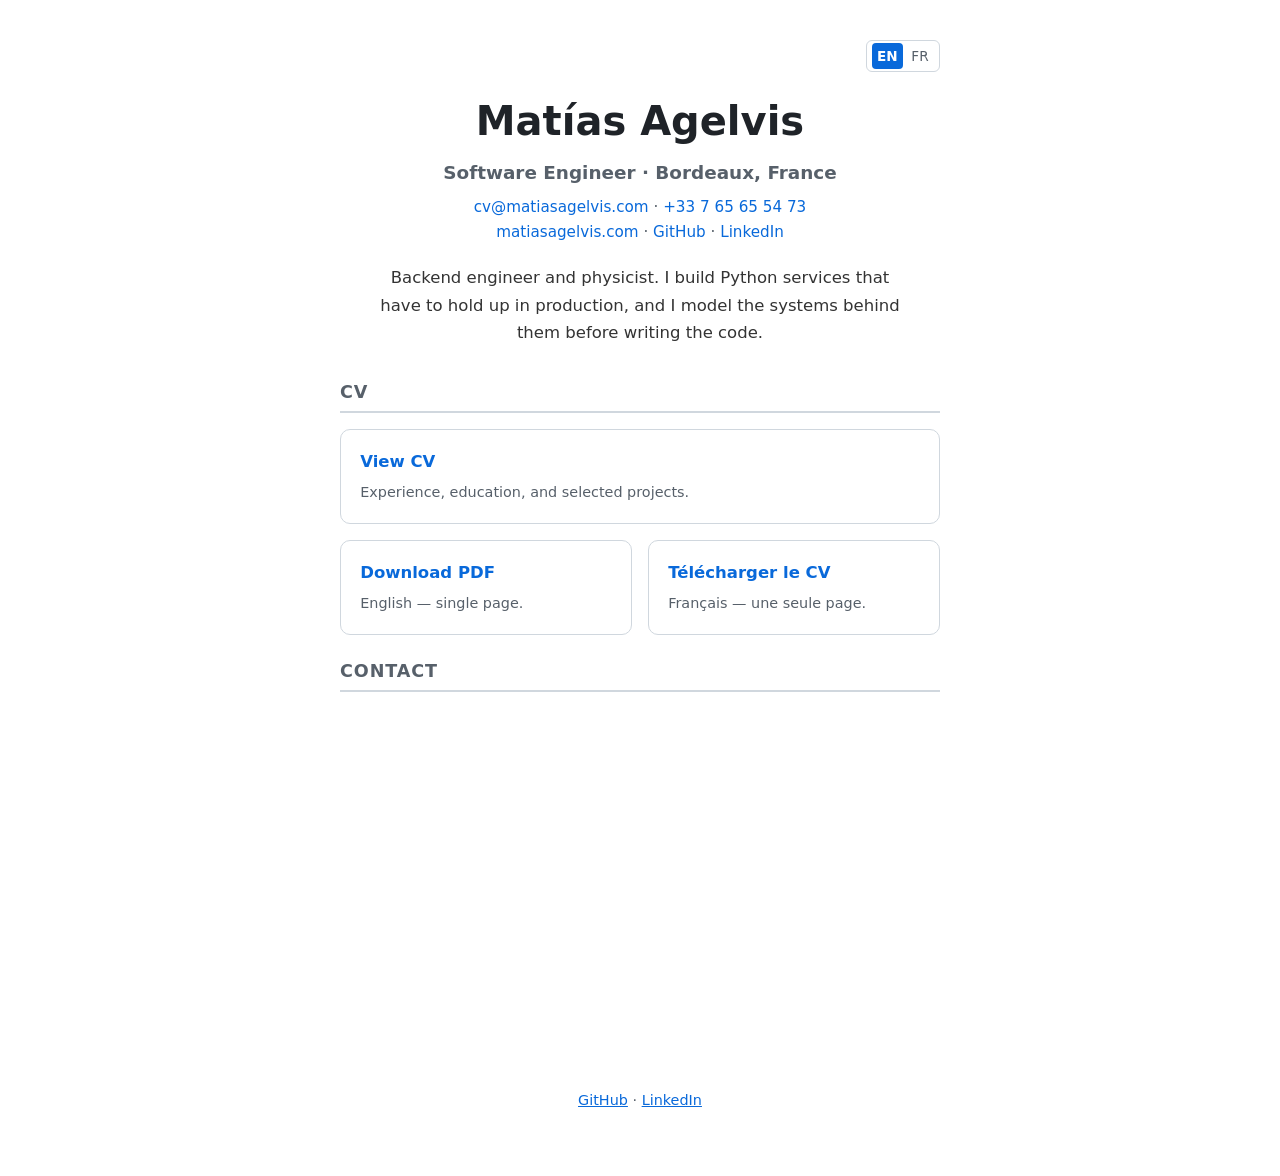
<file: site/index.html>
<!DOCTYPE html>
<html lang="en">
<head>
  <meta charset="utf-8" />
  <meta name="viewport" content="width=device-width, initial-scale=1" />
  <meta name="description" content="Backend engineer and physicist in
Bordeaux. Python services, API design, and the modelling behind
them." />
  <title>Matías Agelvis — Software Engineer</title>
  <style type="text/css">
:root { color-scheme: light; }
* { box-sizing: border-box; }
body {
font-family: system-ui, -apple-system, "Segoe UI", Roboto, sans-serif;
font-size: 16.5px;
line-height: 1.65;
color: #1f2328;
margin: 0;
max-width: 40rem;
margin-inline: auto;
padding: 2.5rem 1.25rem 4rem;
}
a { color: #0969da; }
p { margin: 0.3rem 0 0.8rem; }
em { color: #57606a; }
ul { margin: 0.3rem 0 1rem; }

header.contact { text-align: center; margin-bottom: 2rem; }
header.contact h1 {
font-size: 2.5rem;
margin: 0 0 0.25rem;
color: #1f2328;
text-transform: none;
letter-spacing: normal;
padding-bottom: 0;
border-bottom: 0;
}
header.contact .subtitle { font-size: 1.15rem; font-weight: 600; color: #57606a; margin: 0 0 0.4rem; }
header.contact .meta { color: #57606a; font-size: 0.95rem; margin: 0; text-wrap: balance; }
header.contact .meta a { color: #0969da; text-decoration: none; white-space: nowrap; }

main > h1,
section h2 {
font-size: 1.15rem;
text-transform: uppercase;
letter-spacing: 0.05em;
color: #57606a;
margin: 2.2rem 0 0.6rem;
padding-bottom: 0.25rem;
border-bottom: 2px solid #d0d7de;
}

main h2 { font-size: 1.1rem; margin: 1.4rem 0 0.2rem; }

.no-print { display: block; }

.download { margin: 0 0 1.5rem; font-size: 0.95rem; }
.download a { text-decoration: none; }

.top-nav {
display: grid;
grid-template-columns: 1fr auto 1fr;
align-items: center;
margin: 0 0 1rem;
font-size: 0.95rem;
}
.top-nav > a:first-child {
justify-self: start;
text-decoration: none;
}
.lang-picker {
display: inline-flex;
gap: 0.25rem;
border: 1px solid #d0d7de;
border-radius: 6px;
padding: 0.15rem 0.35rem;
font-size: 0.85rem;
}
.lang-picker a { text-decoration: none; color: #57606a; padding: 0.1rem 0.3rem; border-radius: 4px; }
.lang-picker a.active { background: #0969da; color: white; font-weight: 600; }
.lang-picker a:hover:not(.active) { background: #f6f8fa; }
</style>
  <style>

.home-nav { display: flex; justify-content: flex-end; margin: 0 0 1rem; }
.tagline { margin: 1.2rem auto 0; max-width: 34rem; color: #333; }
.tagline p { margin: 0; }
.cards { display: flex; gap: 1rem; margin-top: 1rem; flex-wrap: wrap; }
.card {
flex: 1 1 12rem;
display: block;
text-decoration: none;
color: inherit;
border: 1px solid #d0d7de;
border-radius: 10px;
padding: 1.1rem 1.2rem;
}
.card:hover { border-color: #0969da; box-shadow: 0 2px 8px rgb(9 105 218 / 0.12); }
.card strong { display: block; color: #0969da; margin-bottom: 0.2rem; }
.card span { font-size: 0.9rem; color: #57606a; }
footer { text-align: center; color: #57606a; font-size: 0.9rem; margin-top: 3rem; }
footer a { color: #0969da; }
</style>
</head>
<body>
  <main>
    <nav class="home-nav">
      <span class="lang-picker">
        <a href="index.html" hreflang="en" class="active">EN</a>
        <a href="fr/index.html" hreflang="fr">FR</a>
      </span>
    </nav>

    <header class="contact">
      <h1>Matías Agelvis</h1>
      <p class="subtitle">Software Engineer · Bordeaux, France</p>
      <p class="meta"><a href="mailto:cv@matiasagelvis.com">cv@matiasagelvis.com</a> · <a href="tel:+33765655473">+33
7 65 65 54 73</a></p>
      <p class="meta">
        <a href="https://matiasagelvis.com">matiasagelvis.com</a> ·
        <a href="https://github.com/MatiasAgelvis">GitHub</a> ·
        <a href="https://www.linkedin.com/in/matias-agelvis/">LinkedIn</a>
      </p>
      <div class="tagline"><p>Backend engineer and physicist. I build
Python services that have to hold up in production, and I model the
systems behind them before writing the code.</p></div>
    </header>

    <section id="cv">
      <h2>CV</h2>
      <div class="cards">
        <a class="card" href="cv/index.html">
          <strong>View CV</strong>
          <span>Experience, education, and selected projects.</span>
        </a>
      </div>
      <div class="cards">
        <a class="card" href="cv/Matias-Agelvis-CV-EN.pdf" download>
          <strong>Download PDF</strong>
          <span>English — single page.</span>
        </a>
        <a class="card" href="fr/cv/Matias-Agelvis-CV.pdf" download>
          <strong>Télécharger le CV</strong>
          <span>Français — une seule page.</span>
        </a>
      </div>
    </section>

    <section id="contact">
      <h2>Contact</h2>
      <iframe data-tally-src="https://tally.so/embed/A76LDN?alignLeft=1&amp;hideTitle=1&amp;transparentBackground=1&amp;dynamicHeight=1" loading="lazy" width="100%" height="337" frameborder="0" marginheight="0" marginwidth="0" title="Contact"></iframe>
    </section>

    <footer>
      <a href="https://github.com/MatiasAgelvis">GitHub</a> ·
      <a href="https://www.linkedin.com/in/matias-agelvis/">LinkedIn</a>
    </footer>
  </main>
  <script>var d=document,w="https://tally.so/widgets/embed.js",v=function(){"undefined"!=typeof Tally?Tally.loadEmbeds():d.querySelectorAll("iframe[data-tally-src]:not([src])").forEach((function(e){e.src=e.dataset.tallySrc}))};if("undefined"!=typeof Tally)v();else if(d.querySelector('script[src="'+w+'"]')==null){var s=d.createElement("script");s.src=w,s.onload=v,s.onerror=v,d.body.appendChild(s);}</script>
  <script src="https://cdn.counter.dev/script.js" data-id="0de1bf3d-1d12-4011-bf4d-485bfe73d701" data-utcoffset="2"></script>
</body>
</html>
</file>
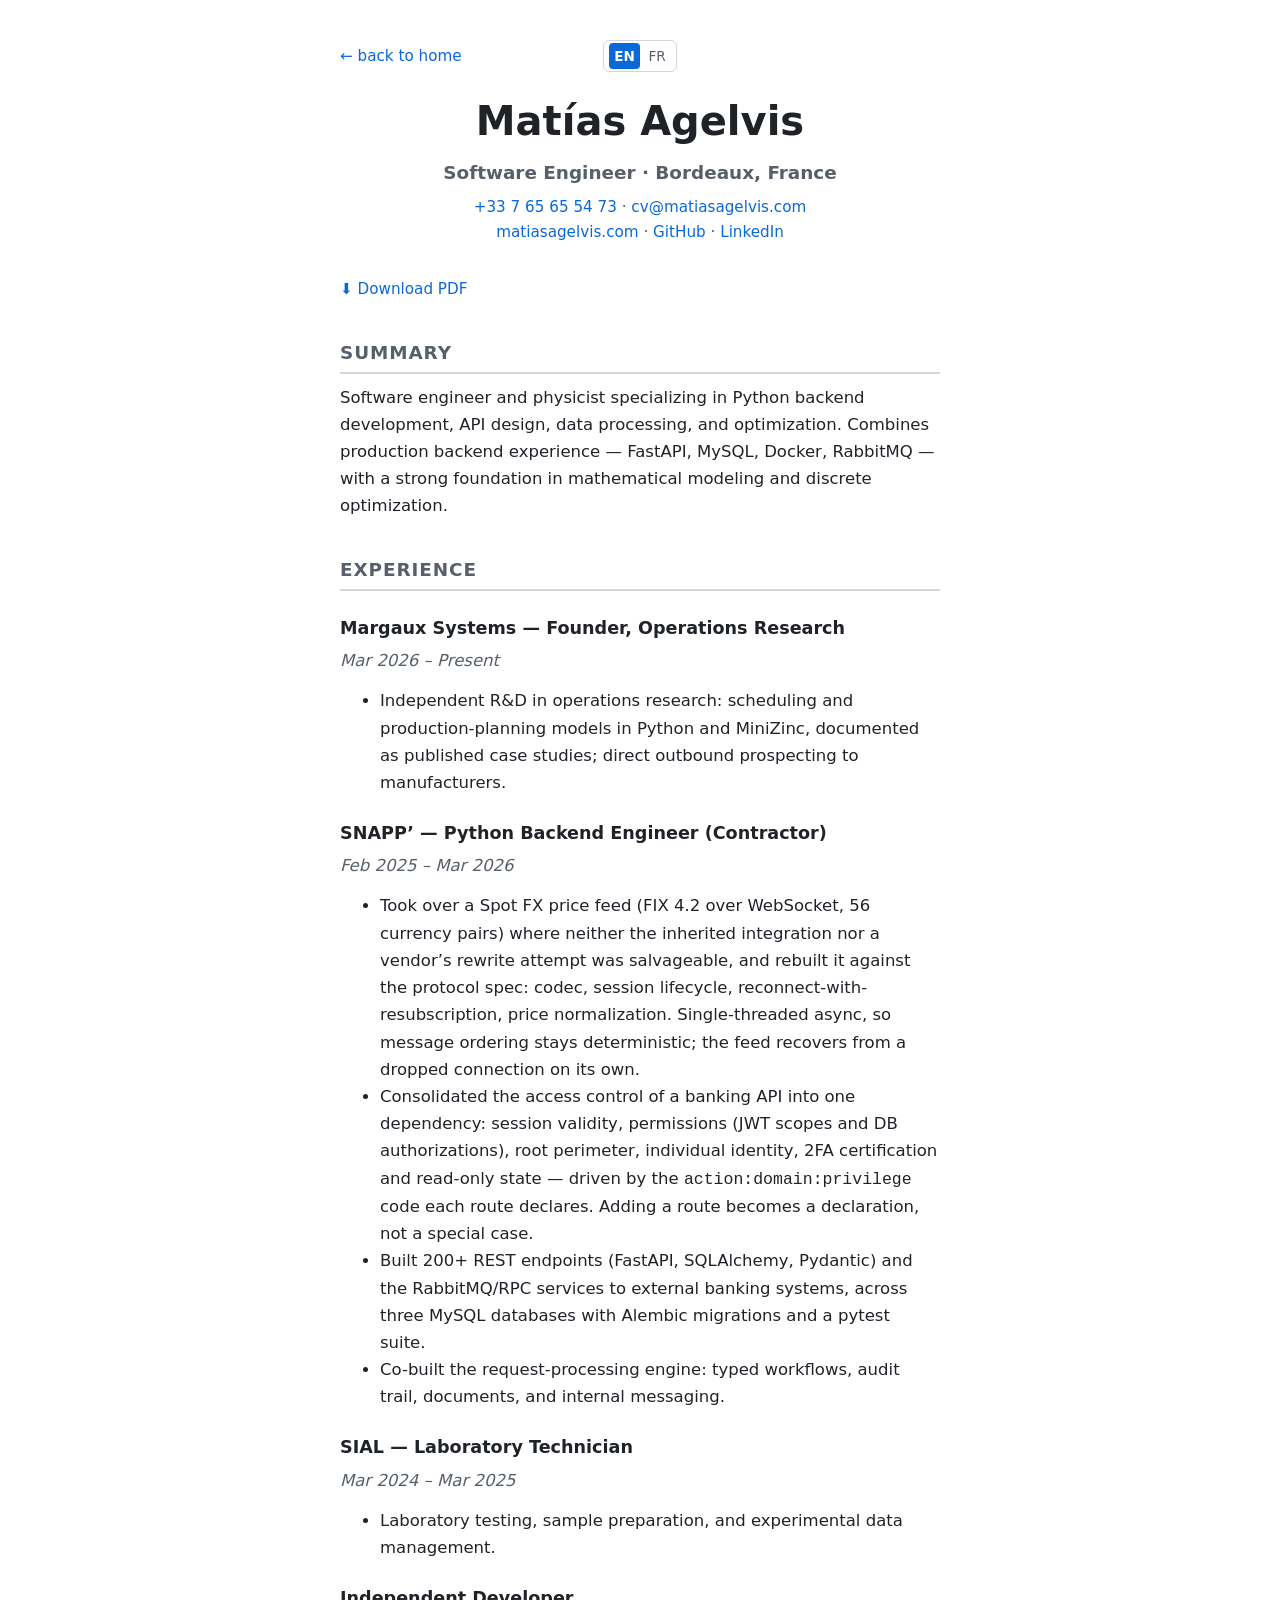
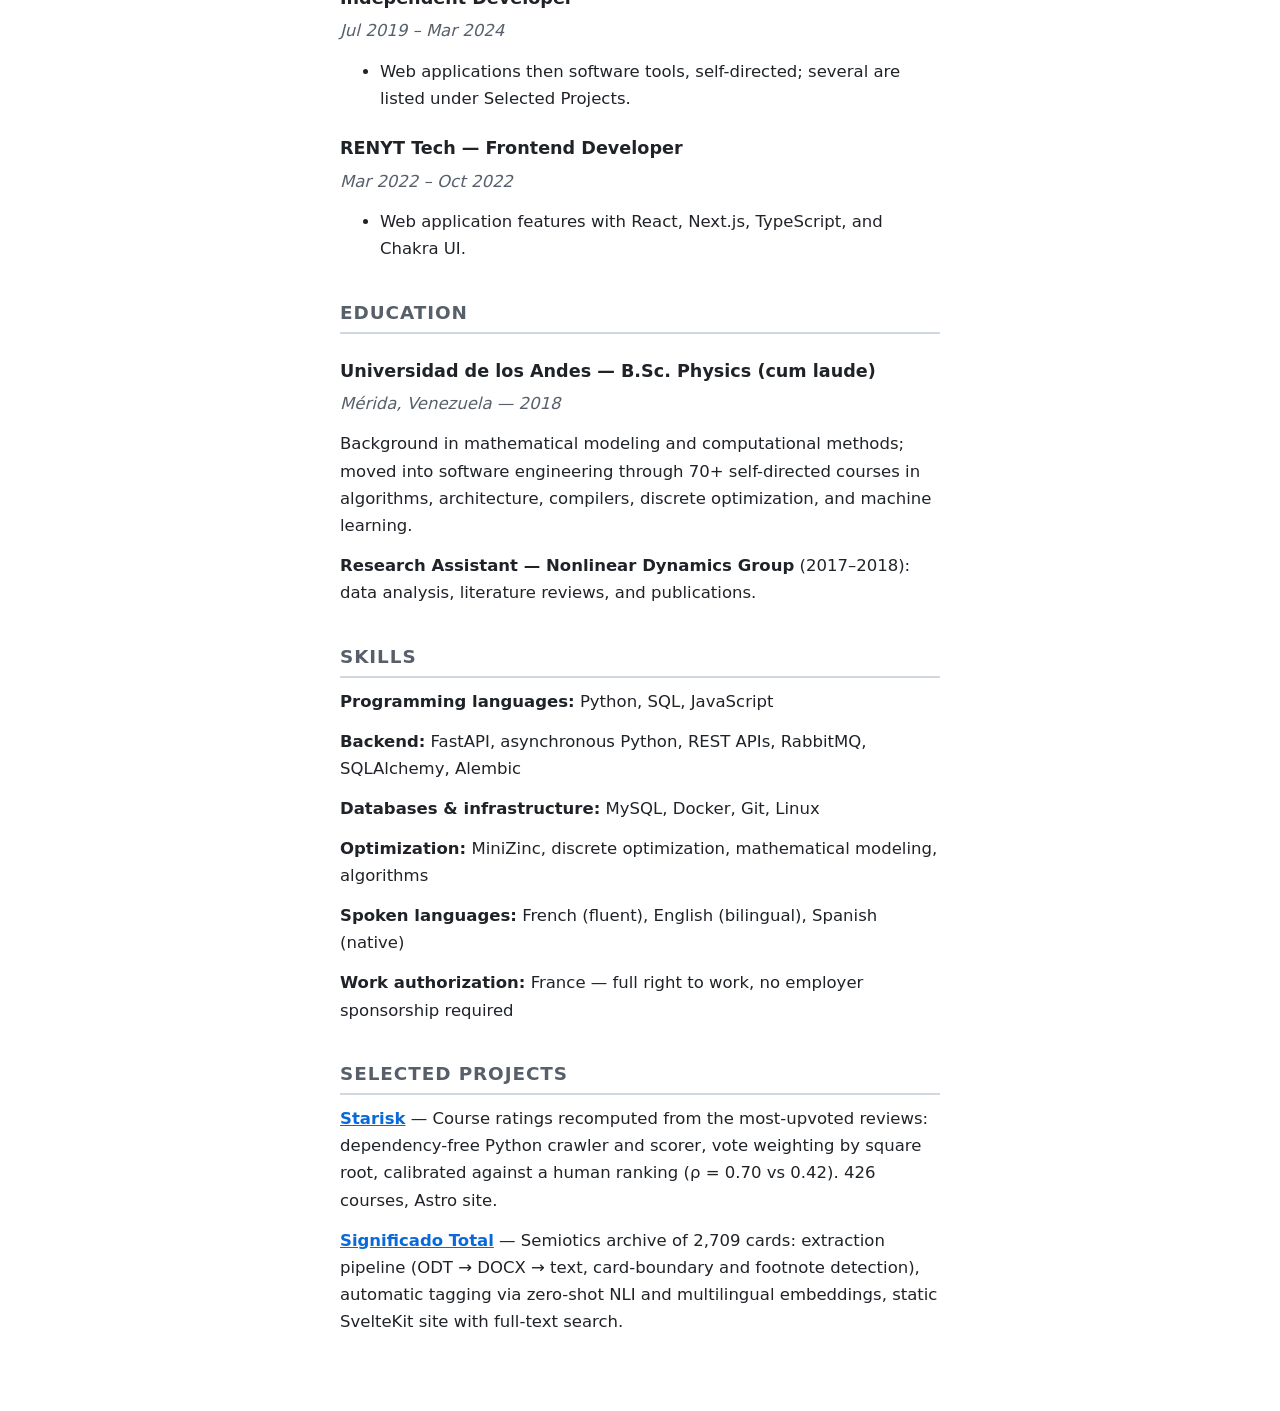
<file: site/cv/index.html>
<!DOCTYPE html>
<html lang="en">
<head>
  <meta charset="utf-8" />
  <meta name="viewport" content="width=device-width, initial-scale=1" />
  <meta name="description" content="Software engineer and physicist
specializing in Python backend development, API design, data processing,
and optimization." />
  <title>Matías Agelvis — Software Engineer</title>
<style type="text/css">
:root { color-scheme: light; }
* { box-sizing: border-box; }
body {
font-family: system-ui, -apple-system, "Segoe UI", Roboto, sans-serif;
font-size: 16.5px;
line-height: 1.65;
color: #1f2328;
margin: 0;
max-width: 40rem;
margin-inline: auto;
padding: 2.5rem 1.25rem 4rem;
}
a { color: #0969da; }
p { margin: 0.3rem 0 0.8rem; }
em { color: #57606a; }
ul { margin: 0.3rem 0 1rem; }

header.contact { text-align: center; margin-bottom: 2rem; }
header.contact h1 {
font-size: 2.5rem;
margin: 0 0 0.25rem;
color: #1f2328;
text-transform: none;
letter-spacing: normal;
padding-bottom: 0;
border-bottom: 0;
}
header.contact .subtitle { font-size: 1.15rem; font-weight: 600; color: #57606a; margin: 0 0 0.4rem; }
header.contact .meta { color: #57606a; font-size: 0.95rem; margin: 0; text-wrap: balance; }
header.contact .meta a { color: #0969da; text-decoration: none; white-space: nowrap; }

main > h1,
section h2 {
font-size: 1.15rem;
text-transform: uppercase;
letter-spacing: 0.05em;
color: #57606a;
margin: 2.2rem 0 0.6rem;
padding-bottom: 0.25rem;
border-bottom: 2px solid #d0d7de;
}

main h2 { font-size: 1.1rem; margin: 1.4rem 0 0.2rem; }

.no-print { display: block; }

.download { margin: 0 0 1.5rem; font-size: 0.95rem; }
.download a { text-decoration: none; }

.top-nav {
display: grid;
grid-template-columns: 1fr auto 1fr;
align-items: center;
margin: 0 0 1rem;
font-size: 0.95rem;
}
.top-nav > a:first-child {
justify-self: start;
text-decoration: none;
}
.lang-picker {
display: inline-flex;
gap: 0.25rem;
border: 1px solid #d0d7de;
border-radius: 6px;
padding: 0.15rem 0.35rem;
font-size: 0.85rem;
}
.lang-picker a { text-decoration: none; color: #57606a; padding: 0.1rem 0.3rem; border-radius: 4px; }
.lang-picker a.active { background: #0969da; color: white; font-weight: 600; }
.lang-picker a:hover:not(.active) { background: #f6f8fa; }
</style>
</head>
<body>
  <nav class="top-nav no-print">
    <a href="../index.html">← back to home</a>
    <span class="lang-picker">
      <a href="index.html" hreflang="en" class="active">EN</a>
      <a href="../fr/cv/index.html" hreflang="fr">FR</a>
    </span>
  </nav>
  <header class="contact">
    <h1>Matías Agelvis</h1>
    <p class="subtitle">Software Engineer · Bordeaux, France</p>
    <p class="meta"><a href="tel:+33765655473">+33 7 65 65 54
73</a> · <a href="mailto:cv@matiasagelvis.com">cv@matiasagelvis.com</a></p>
    <p class="meta"><a href="https://matiasagelvis.com">matiasagelvis.com</a> · <a href="https://github.com/MatiasAgelvis">GitHub</a> · <a href="https://www.linkedin.com/in/matias-agelvis/">LinkedIn</a></p>
  </header>
  <p class="download no-print"><a href="Matias-Agelvis-CV-EN.pdf" download>⬇
Download PDF</a></p>
  <main>
    <h1 id="summary">Summary</h1>
    <p>Software engineer and physicist specializing in Python backend
    development, API design, data processing, and optimization. Combines
    production backend experience — FastAPI, MySQL, Docker, RabbitMQ —
    with a strong foundation in mathematical modeling and discrete
    optimization.</p>
    <h1 id="experience">Experience</h1>
    <h2 id="margaux-systems-founder-operations-research">Margaux Systems
    — Founder, Operations Research</h2>
    <p><em>Mar 2026 – Present</em></p>
    <ul>
    <li>Independent R&amp;D in operations research: scheduling and
    production-planning models in Python and MiniZinc, documented as
    published case studies; direct outbound prospecting to
    manufacturers.</li>
    </ul>
    <h2 id="snapp-python-backend-engineer-contractor">SNAPP’ — Python
    Backend Engineer (Contractor)</h2>
    <p><em>Feb 2025 – Mar 2026</em></p>
    <ul>
    <li>Took over a Spot FX price feed (FIX 4.2 over WebSocket, 56
    currency pairs) where neither the inherited integration nor a
    vendor’s rewrite attempt was salvageable, and rebuilt it against the
    protocol spec: codec, session lifecycle,
    reconnect-with-resubscription, price normalization. Single-threaded
    async, so message ordering stays deterministic; the feed recovers
    from a dropped connection on its own.</li>
    <li>Consolidated the access control of a banking API into one
    dependency: session validity, permissions (JWT scopes and DB
    authorizations), root perimeter, individual identity, 2FA
    certification and read-only state — driven by the
    <code>action:domain:privilege</code> code each route declares.
    Adding a route becomes a declaration, not a special case.</li>
    <li>Built 200+ REST endpoints (FastAPI, SQLAlchemy, Pydantic) and
    the RabbitMQ/RPC services to external banking systems, across three
    MySQL databases with Alembic migrations and a pytest suite.</li>
    <li>Co-built the request-processing engine: typed workflows, audit
    trail, documents, and internal messaging.</li>
    </ul>
    <h2 id="sial-laboratory-technician">SIAL — Laboratory
    Technician</h2>
    <p><em>Mar 2024 – Mar 2025</em></p>
    <ul>
    <li>Laboratory testing, sample preparation, and experimental data
    management.</li>
    </ul>
    <h2 id="independent-developer">Independent Developer</h2>
    <p><em>Jul 2019 – Mar 2024</em></p>
    <ul>
    <li>Web applications then software tools, self-directed; several are
    listed under Selected Projects.</li>
    </ul>
    <h2 id="renyt-tech-frontend-developer">RENYT Tech — Frontend
    Developer</h2>
    <p><em>Mar 2022 – Oct 2022</em></p>
    <ul>
    <li>Web application features with React, Next.js, TypeScript, and
    Chakra UI.</li>
    </ul>
    <h1 id="education">Education</h1>
    <h2 id="universidad-de-los-andes-b.sc.-physics-cum-laude">Universidad de
    los Andes — B.Sc. Physics (cum laude)</h2>
    <p><em>Mérida, Venezuela — 2018</em></p>
    <p>Background in mathematical modeling and computational methods;
    moved into software engineering through 70+ self-directed courses in
    algorithms, architecture, compilers, discrete optimization, and
    machine learning.</p>
    <p><strong>Research Assistant — Nonlinear Dynamics Group</strong>
    (2017–2018): data analysis, literature reviews, and
    publications.</p>
    <h1 id="skills">Skills</h1>
    <p><strong>Programming languages:</strong> Python, SQL,
    JavaScript</p>
    <p><strong>Backend:</strong> FastAPI, asynchronous Python, REST
    APIs, RabbitMQ, SQLAlchemy, Alembic</p>
    <p><strong>Databases &amp; infrastructure:</strong> MySQL, Docker,
    Git, Linux</p>
    <p><strong>Optimization:</strong> MiniZinc, discrete optimization,
    mathematical modeling, algorithms</p>
    <p><strong>Spoken languages:</strong> French (fluent), English
    (bilingual), Spanish (native)</p>
    <p><strong>Work authorization:</strong> France — full right to work,
    no employer sponsorship required</p>
    <h1 id="selected-projects">Selected Projects</h1>
    <p><a href="https://starisk.matiasagelvis.com"><strong>Starisk</strong></a>
    — Course ratings recomputed from the most-upvoted reviews:
    dependency-free Python crawler and scorer, vote weighting by square
    root, calibrated against a human ranking (ρ = 0.70 vs 0.42). 426
    courses, Astro site.</p>
    <p><a href="https://semioteca.vercel.app"><strong>Significado
    Total</strong></a> — Semiotics archive of 2,709 cards: extraction
    pipeline (ODT → DOCX → text, card-boundary and footnote detection),
    automatic tagging via zero-shot NLI and multilingual embeddings,
    static SvelteKit site with full-text search.</p>
  </main>
<script src="https://cdn.counter.dev/script.js" data-id="0de1bf3d-1d12-4011-bf4d-485bfe73d701" data-utcoffset="2"></script>
</body>
</html>
</file>
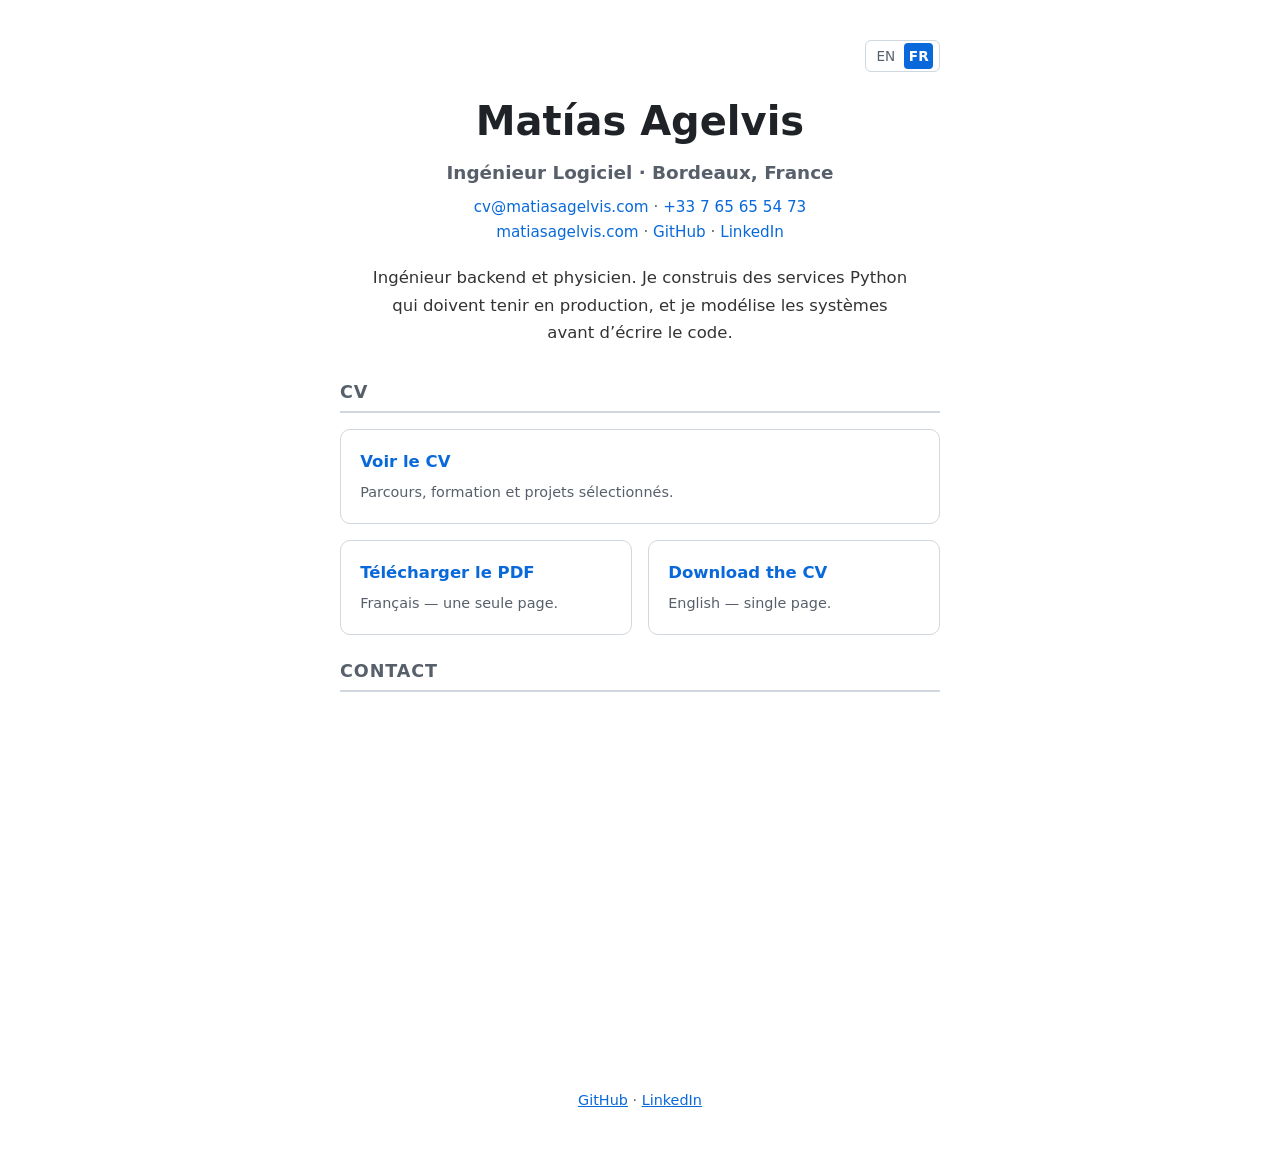
<file: site/fr/index.html>
<!DOCTYPE html>
<html lang="fr">
<head>
  <meta charset="utf-8" />
  <meta name="viewport" content="width=device-width, initial-scale=1" />
  <meta name="description" content="Ingénieur backend et physicien à
Bordeaux. Services Python, conception d’API et la modélisation qui va
avec." />
  <title>Matías Agelvis — Ingénieur Logiciel</title>
  <style type="text/css">
:root { color-scheme: light; }
* { box-sizing: border-box; }
body {
font-family: system-ui, -apple-system, "Segoe UI", Roboto, sans-serif;
font-size: 16.5px;
line-height: 1.65;
color: #1f2328;
margin: 0;
max-width: 40rem;
margin-inline: auto;
padding: 2.5rem 1.25rem 4rem;
}
a { color: #0969da; }
p { margin: 0.3rem 0 0.8rem; }
em { color: #57606a; }
ul { margin: 0.3rem 0 1rem; }

header.contact { text-align: center; margin-bottom: 2rem; }
header.contact h1 {
font-size: 2.5rem;
margin: 0 0 0.25rem;
color: #1f2328;
text-transform: none;
letter-spacing: normal;
padding-bottom: 0;
border-bottom: 0;
}
header.contact .subtitle { font-size: 1.15rem; font-weight: 600; color: #57606a; margin: 0 0 0.4rem; }
header.contact .meta { color: #57606a; font-size: 0.95rem; margin: 0; text-wrap: balance; }
header.contact .meta a { color: #0969da; text-decoration: none; white-space: nowrap; }

main > h1,
section h2 {
font-size: 1.15rem;
text-transform: uppercase;
letter-spacing: 0.05em;
color: #57606a;
margin: 2.2rem 0 0.6rem;
padding-bottom: 0.25rem;
border-bottom: 2px solid #d0d7de;
}

main h2 { font-size: 1.1rem; margin: 1.4rem 0 0.2rem; }

.no-print { display: block; }

.download { margin: 0 0 1.5rem; font-size: 0.95rem; }
.download a { text-decoration: none; }

.top-nav {
display: grid;
grid-template-columns: 1fr auto 1fr;
align-items: center;
margin: 0 0 1rem;
font-size: 0.95rem;
}
.top-nav > a:first-child {
justify-self: start;
text-decoration: none;
}
.lang-picker {
display: inline-flex;
gap: 0.25rem;
border: 1px solid #d0d7de;
border-radius: 6px;
padding: 0.15rem 0.35rem;
font-size: 0.85rem;
}
.lang-picker a { text-decoration: none; color: #57606a; padding: 0.1rem 0.3rem; border-radius: 4px; }
.lang-picker a.active { background: #0969da; color: white; font-weight: 600; }
.lang-picker a:hover:not(.active) { background: #f6f8fa; }
</style>
  <style>

.home-nav { display: flex; justify-content: flex-end; margin: 0 0 1rem; }
.tagline { margin: 1.2rem auto 0; max-width: 34rem; color: #333; }
.tagline p { margin: 0; }
.cards { display: flex; gap: 1rem; margin-top: 1rem; flex-wrap: wrap; }
.card {
flex: 1 1 12rem;
display: block;
text-decoration: none;
color: inherit;
border: 1px solid #d0d7de;
border-radius: 10px;
padding: 1.1rem 1.2rem;
}
.card:hover { border-color: #0969da; box-shadow: 0 2px 8px rgb(9 105 218 / 0.12); }
.card strong { display: block; color: #0969da; margin-bottom: 0.2rem; }
.card span { font-size: 0.9rem; color: #57606a; }
footer { text-align: center; color: #57606a; font-size: 0.9rem; margin-top: 3rem; }
footer a { color: #0969da; }
</style>
</head>
<body>
  <main>
    <nav class="home-nav">
      <span class="lang-picker">
        <a href="../index.html" hreflang="en">EN</a>
        <a href="index.html" hreflang="fr" class="active">FR</a>
      </span>
    </nav>

    <header class="contact">
      <h1>Matías Agelvis</h1>
      <p class="subtitle">Ingénieur Logiciel · Bordeaux, France</p>
      <p class="meta"><a href="mailto:cv@matiasagelvis.com">cv@matiasagelvis.com</a> · <a href="tel:+33765655473">+33
7 65 65 54 73</a></p>
      <p class="meta">
        <a href="https://matiasagelvis.com">matiasagelvis.com</a> ·
        <a href="https://github.com/MatiasAgelvis">GitHub</a> ·
        <a href="https://www.linkedin.com/in/matias-agelvis/">LinkedIn</a>
      </p>
      <div class="tagline"><p>Ingénieur backend et physicien. Je
construis des services Python qui doivent tenir en production, et je
modélise les systèmes avant d’écrire le code.</p></div>
    </header>

    <section id="cv">
      <h2>CV</h2>
      <div class="cards">
        <a class="card" href="cv/index.html">
          <strong>Voir le CV</strong>
          <span>Parcours, formation et projets sélectionnés.</span>
        </a>
      </div>
      <div class="cards">
        <a class="card" href="cv/Matias-Agelvis-CV.pdf" download>
          <strong>Télécharger le PDF</strong>
          <span>Français — une seule page.</span>
        </a>
        <a class="card" href="../cv/Matias-Agelvis-CV-EN.pdf" download>
          <strong>Download the CV</strong>
          <span>English — single page.</span>
        </a>
      </div>
    </section>

    <section id="contact">
      <h2>Contact</h2>
      <iframe data-tally-src="https://tally.so/embed/A76LDN?alignLeft=1&amp;hideTitle=1&amp;transparentBackground=1&amp;dynamicHeight=1" loading="lazy" width="100%" height="337" frameborder="0" marginheight="0" marginwidth="0" title="Contact"></iframe>
    </section>

    <footer>
      <a href="https://github.com/MatiasAgelvis">GitHub</a> ·
      <a href="https://www.linkedin.com/in/matias-agelvis/">LinkedIn</a>
    </footer>
  </main>
  <script>var d=document,w="https://tally.so/widgets/embed.js",v=function(){"undefined"!=typeof Tally?Tally.loadEmbeds():d.querySelectorAll("iframe[data-tally-src]:not([src])").forEach((function(e){e.src=e.dataset.tallySrc}))};if("undefined"!=typeof Tally)v();else if(d.querySelector('script[src="'+w+'"]')==null){var s=d.createElement("script");s.src=w,s.onload=v,s.onerror=v,d.body.appendChild(s);}</script>
  <script src="https://cdn.counter.dev/script.js" data-id="0de1bf3d-1d12-4011-bf4d-485bfe73d701" data-utcoffset="2"></script>
</body>
</html>
</file>
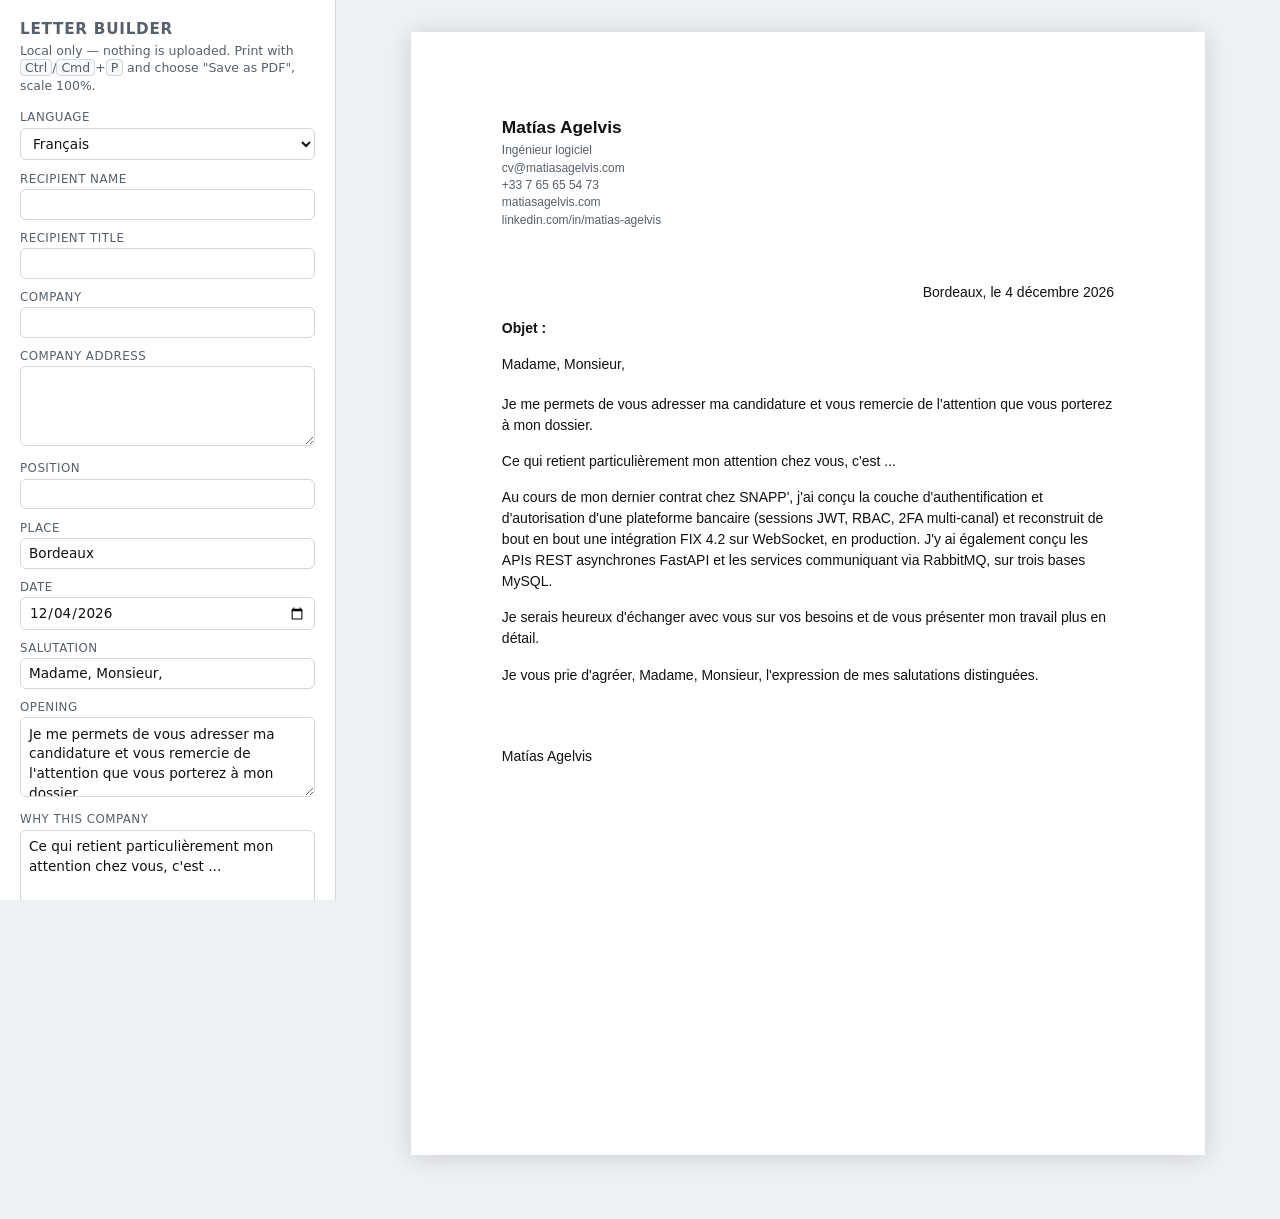
<file: site/letter/index.html>
<!DOCTYPE html>
<html lang="fr">
<head>
  <meta charset="utf-8" />
  <meta name="viewport" content="width=device-width, initial-scale=1" />
  <meta name="robots" content="noindex, nofollow" />
  <title>Letter builder</title>
  <style>
:root {
--ink: #111;
--muted: #57606a;
--line: #d0d7de;
--accent: #0969da;
--bg: #eef1f4;
}
* { box-sizing: border-box; }
html, body { margin: 0; }
body {
display: grid;
grid-template-columns: 21rem 1fr;
min-height: 100vh;
background: var(--bg);
font-family: system-ui, -apple-system, "Segoe UI", Roboto, sans-serif;
color: var(--ink);
}

.panel {
position: sticky;
top: 0;
max-height: 100vh;
overflow-y: auto;
padding: 1.25rem 1.25rem 3rem;
background: #fff;
border-right: 1px solid var(--line);
}
.panel h1 {
font-size: 0.95rem;
margin: 0 0 0.25rem;
text-transform: uppercase;
letter-spacing: 0.05em;
color: var(--muted);
}
.panel .hint { font-size: 0.78rem; color: var(--muted); margin: 0 0 1rem; line-height: 1.4; }
.panel .hint kbd {
font: inherit;
background: #f6f8fa;
border: 1px solid var(--line);
border-radius: 4px;
padding: 0 0.25rem;
}
label {
display: block;
font-size: 0.74rem;
color: var(--muted);
margin: 0.7rem 0 0.2rem;
text-transform: uppercase;
letter-spacing: 0.04em;
}
input, textarea, select {
width: 100%;
font: inherit;
font-size: 0.85rem;
color: var(--ink);
background: #fff;
border: 1px solid var(--line);
border-radius: 6px;
padding: 0.4rem 0.5rem;
}
input:focus, textarea:focus, select:focus {
outline: 2px solid var(--accent);
outline-offset: -1px;
border-color: var(--accent);
}
textarea { resize: vertical; min-height: 5rem; line-height: 1.45; }
.actions { display: flex; gap: 0.5rem; margin-top: 1.25rem; }
button {
font: inherit;
font-size: 0.85rem;
cursor: pointer;
border-radius: 6px;
padding: 0.5rem 0.9rem;
border: 1px solid var(--line);
background: #fff;
color: var(--ink);
}
button.primary { background: var(--accent); border-color: var(--accent); color: #fff; font-weight: 600; }
button:hover { border-color: var(--accent); }

.preview { padding: 2rem 1.5rem 4rem; display: flex; justify-content: center; align-items: flex-start; }
.sheet {
width: 210mm;
min-height: 297mm;
padding: 22mm 24mm;
background: #fff;
box-shadow: 0 2px 24px rgb(0 0 0 / 0.14);
font-family: "Helvetica Neue", Helvetica, Arial, sans-serif;
font-size: 10.5pt;
line-height: 1.5;
color: var(--ink);
}
.head { display: flex; justify-content: space-between; gap: 16mm; margin-bottom: 14mm; }
.sender { font-size: 9pt; line-height: 1.45; color: var(--muted); }
.sender strong { display: block; font-size: 13pt; color: var(--ink); margin-bottom: 0.5mm; }
.sender a { color: inherit; text-decoration: none; }
.recipient { text-align: right; font-size: 9.5pt; line-height: 1.45; }
.pre { white-space: pre-line; }
.meta { text-align: right; margin: 0 0 9mm; }
.subject { font-weight: 600; margin: 0 0 6mm; }
.sheet p { margin: 0 0 4mm; }
.salutation { margin-bottom: 5mm !important; }
.signature { margin-top: 16mm !important; }
.empty { color: #b0b6bd; }
@media (max-width: 900px) {
body { grid-template-columns: 1fr; }
.panel { position: static; max-height: none; border-right: 0; border-bottom: 1px solid var(--line); }
.preview { padding: 1rem; overflow-x: auto; justify-content: flex-start; }
}

@media print {
@page { size: A4; margin: 22mm 24mm; }
body { display: block; background: #fff; }
.panel { display: none !important; }
.preview { display: block; padding: 0; }
.sheet {
width: auto;
min-height: 0;
padding: 0;
box-shadow: none;
margin: 0;
}
.empty { color: inherit; }
}
</style>
</head>
<body>
  <aside class="panel no-print">
    <h1>Letter builder</h1>
    <p class="hint">
      Local only — nothing is uploaded. Print with <kbd>Ctrl</kbd>/<kbd>Cmd</kbd>+<kbd>P</kbd>
      and choose &quot;Save as PDF&quot;, scale 100%.
    </p>

    <label for="lang">Language</label>
    <select id="lang" data-input="lang">
      <option value="fr">Français</option>
      <option value="en">English</option>
    </select>

    <label for="recipientName">Recipient name</label>
    <input id="recipientName" data-input="recipientName" autocomplete="off"></input>

    <label for="recipientTitle">Recipient title</label>
    <input id="recipientTitle" data-input="recipientTitle" autocomplete="off"></input>

    <label for="company">Company</label>
    <input id="company" data-input="company" autocomplete="off"></input>

    <label for="companyAddress">Company address</label>
    <textarea id="companyAddress" data-input="companyAddress" rows="3"></textarea>

    <label for="position">Position</label>
    <input id="position" data-input="position" autocomplete="off"></input>

    <label for="place">Place</label>
    <input id="place" data-input="place" autocomplete="off"></input>

    <label for="date">Date</label>
    <input id="date" type="date" data-input="date"></input>

    <label for="salutation">Salutation</label>
    <input id="salutation" data-input="salutation" autocomplete="off"></input>

    <label for="opening">Opening</label>
    <textarea id="opening" data-input="opening" rows="2"></textarea>

    <label for="body">Why this company</label>
    <textarea id="body" data-input="body" rows="4"></textarea>

    <label for="evidence">Evidence</label>
    <textarea id="evidence" data-input="evidence" rows="5"></textarea>

    <label for="closing">Closing</label>
    <textarea id="closing" data-input="closing" rows="2"></textarea>

    <label for="closingFormula">Closing formula</label>
    <textarea id="closingFormula" data-input="closingFormula" rows="2"></textarea>

    <div class="actions">
      <button class="primary" type="button" onclick="window.print()">Print / save PDF</button>
      <button type="button" id="reset">Reset</button>
    </div>
  </aside>

  <main class="preview">
    <article class="sheet">
      <div class="head">
        <div class="sender">
          <strong>Matías Agelvis</strong>
          <span id="senderTitle">Ingénieur logiciel</span><br />
          <a href="mailto:cv@matiasagelvis.com">cv@matiasagelvis.com</a><br />
          <a href="tel:+33765655473">+33 7 65 65 54 73</a><br />
          <a href="https://matiasagelvis.com">matiasagelvis.com</a><br />
          <a href="https://www.linkedin.com/in/matias-agelvis/">linkedin.com/in/matias-agelvis</a>
        </div>
        <div class="recipient">
          <span data-field="recipientName"></span><br />
          <span data-field="recipientTitle"></span><br />
          <span data-field="company"></span><br />
          <span class="pre" data-field="companyAddress"></span>
        </div>
      </div>

      <p class="meta"><span id="placeLine"></span></p>
      <p class="subject"><span id="subjectLabel">Objet :</span> <span data-field="position"></span></p>

      <p class="salutation" data-field="salutation"></p>
      <p data-field="opening"></p>
      <p data-field="body"></p>
      <p data-field="evidence"></p>
      <p data-field="closing"></p>
      <p class="closing" data-field="closingFormula"></p>
      <p class="signature">Matías Agelvis</p>
    </article>
  </main>

  <script>
    const STORAGE_KEY = "letter-builder-v1";

    const DEFAULTS = {
      fr: {
        subjectLabel: "Objet :",
        senderTitle: "Ingénieur logiciel",
        salutation: "Madame, Monsieur,",
        opening: "Je me permets de vous adresser ma candidature et vous remercie de l'attention que vous porterez à mon dossier.",
        body: "Ce qui retient particulièrement mon attention chez vous, c'est ...",
        evidence: "Au cours de mon dernier contrat chez SNAPP', j'ai conçu la couche d'authentification et d'autorisation d'une plateforme bancaire (sessions JWT, RBAC, 2FA multi-canal) et reconstruit de bout en bout une intégration FIX 4.2 sur WebSocket, en production. J'y ai également conçu les APIs REST asynchrones FastAPI et les services communiquant via RabbitMQ, sur trois bases MySQL.",
        closing: "Je serais heureux d'échanger avec vous sur vos besoins et de vous présenter mon travail plus en détail.",
        closingFormula: "Je vous prie d'agréer, Madame, Monsieur, l'expression de mes salutations distinguées.",
      },
      en: {
        subjectLabel: "Subject:",
        senderTitle: "Software Engineer",
        salutation: "Dear Sir or Madam,",
        opening: "I am writing to apply for the position and thank you for considering my application.",
        body: "What particularly draws me to your company is ...",
        evidence: "In my most recent contract at SNAPP', I designed the authentication and authorization layer of a banking platform (JWT sessions, RBAC, multi-channel 2FA) and rebuilt a FIX 4.2 integration over WebSocket end to end, in production. I also designed the asynchronous FastAPI REST APIs and services communicating over RabbitMQ, across three MySQL databases.",
        closing: "I would welcome the opportunity to discuss your needs and to present my work in more detail.",
        closingFormula: "Yours faithfully,",
      },
    };

    const langSelect = document.getElementById("lang");
    const subjectLabel = document.getElementById("subjectLabel");
    const placeLine = document.getElementById("placeLine");
    const inputs = [...document.querySelectorAll("[data-input]")];
    const outputs = [...document.querySelectorAll("[data-field]")];
    const byName = (name) => document.querySelector('[data-input="' + name + '"]');

    function todayISO() {
      const now = new Date();
      const offset = now.getTimezoneOffset() * 60000;
      return new Date(now - offset).toISOString().slice(0, 10);
    }

    function formatPlaceLine(lang, place, iso) {
      if (!iso) return "";
      const date = new Date(iso + "T00:00:00");
      if (Number.isNaN(date.getTime())) return place || "";
      const formatted = date.toLocaleDateString(lang === "fr" ? "fr-FR" : "en-GB", {
        day: "numeric",
        month: "long",
        year: "numeric",
      });
      if (!place) return formatted;
      return lang === "fr" ? place + ", le " + formatted : place + ", " + formatted;
    }

    function render() {
      const lang = langSelect.value;
      subjectLabel.textContent = DEFAULTS[lang].subjectLabel;
      document.getElementById("senderTitle").textContent = DEFAULTS[lang].senderTitle;

      for (const output of outputs) {
        const input = byName(output.dataset.field);
        const value = input ? input.value : "";
        output.textContent = value;
        output.classList.toggle("empty", !value.trim());
      }

      placeLine.textContent = formatPlaceLine(
        lang,
        byName("place").value,
        byName("date").value,
      );
    }

    function applyLanguageDefaults(nextLang, previousLang) {
      const next = DEFAULTS[nextLang];
      const previous = DEFAULTS[previousLang];
      for (const key of ["salutation", "opening", "body", "evidence", "closing", "closingFormula"]) {
        const input = byName(key);
        const current = input.value.trim();
        if (!current || current === previous[key].trim()) input.value = next[key];
      }
    }

    function save() {
      const data = { lang: langSelect.value };
      for (const input of inputs) data[input.dataset.input] = input.value;
      localStorage.setItem(STORAGE_KEY, JSON.stringify(data));
    }

    function seedDefaults() {
      const lang = langSelect.value;
      for (const [key, value] of Object.entries(DEFAULTS[lang])) {
        const input = byName(key);
        if (input) input.value = value;
      }
    }

    function restore() {
      let saved = null;
      try {
        saved = JSON.parse(localStorage.getItem(STORAGE_KEY) || "null");
      } catch (_) {
        saved = null;
      }

      if (!saved) {
        langSelect.value = "fr";
        byName("place").value = "Bordeaux";
        byName("date").value = todayISO();
        seedDefaults();
        return;
      }

      langSelect.value = saved.lang || "fr";
      for (const input of inputs) {
        if (input.dataset.input in saved) input.value = saved[input.dataset.input];
      }
      if (!byName("date").value) byName("date").value = todayISO();
    }

    let previousLang = langSelect.value;

    langSelect.addEventListener("change", () => {
      applyLanguageDefaults(langSelect.value, previousLang);
      previousLang = langSelect.value;
      render();
      save();
    });

    for (const input of inputs) {
      input.addEventListener("input", () => {
        render();
        save();
      });
    }

    document.getElementById("reset").addEventListener("click", () => {
      localStorage.removeItem(STORAGE_KEY);
      location.reload();
    });

    restore();
    render();
  </script>
</body>
</html>
</file>
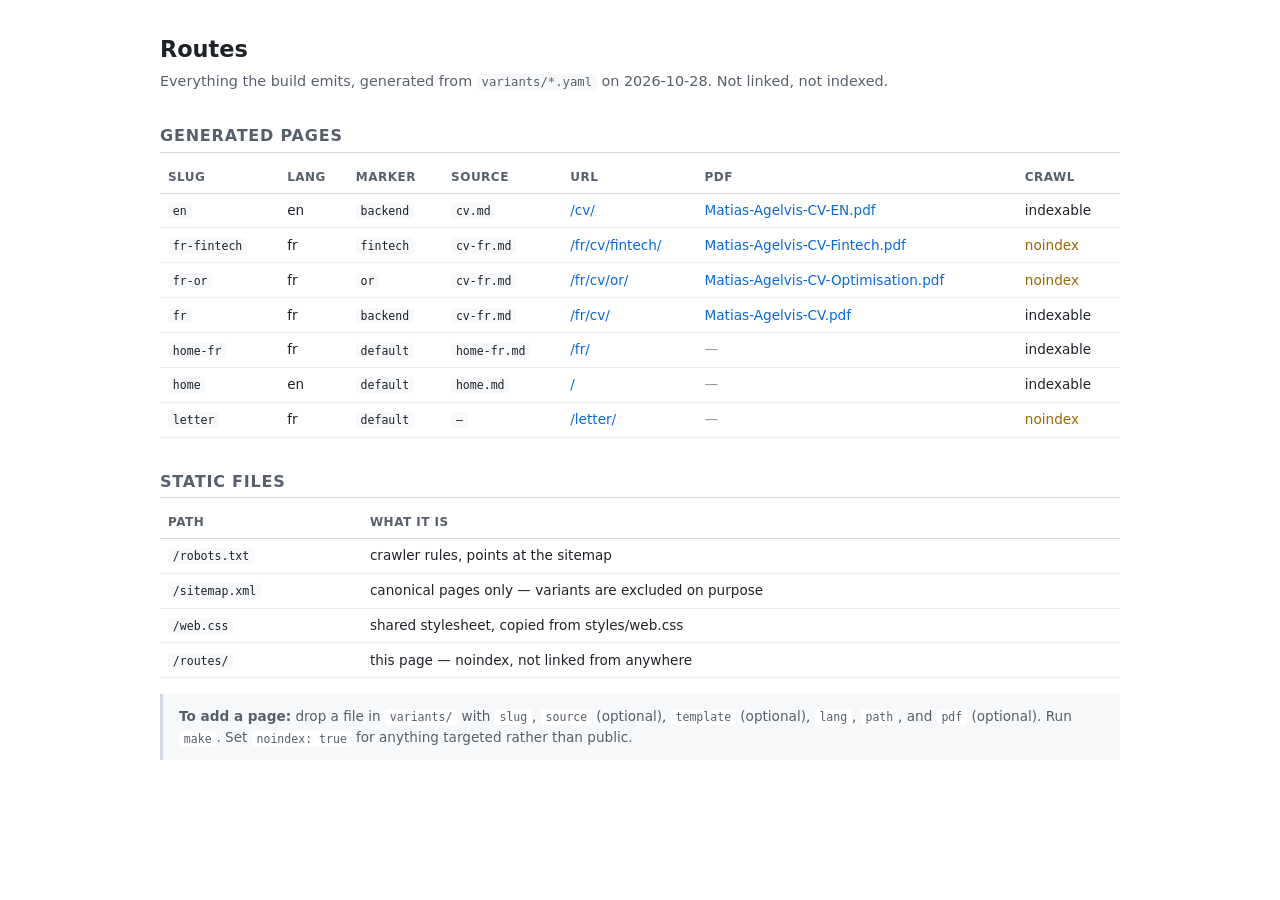
<file: site/routes/index.html>
<!DOCTYPE html>
<html lang="en">
<head>
  <meta charset="utf-8" />
  <meta name="viewport" content="width=device-width, initial-scale=1" />
  <meta name="robots" content="noindex, nofollow" />
  <title>Routes</title>
  <style>
    body {
      font-family: system-ui, -apple-system, "Segoe UI", Roboto, sans-serif;
      max-width: 60rem; margin: 0 auto; padding: 2rem 1.25rem 4rem;
      color: #1f2328; line-height: 1.55;
    }
    h1 { font-size: 1.4rem; margin: 0 0 0.2rem; }
    h2 { font-size: 1rem; text-transform: uppercase; letter-spacing: 0.05em;
         color: #57606a; margin: 2rem 0 0.5rem; border-bottom: 1px solid #d0d7de;
         padding-bottom: 0.2rem; }
    p.lead { color: #57606a; margin: 0 0 1.5rem; font-size: 0.9rem; }
    table { width: 100%; border-collapse: collapse; font-size: 0.85rem; }
    th { text-align: left; font-weight: 600; color: #57606a; font-size: 0.75rem;
         text-transform: uppercase; letter-spacing: 0.04em;
         border-bottom: 1px solid #d0d7de; padding: 0.4rem 0.5rem; }
    td { padding: 0.4rem 0.5rem; border-bottom: 1px solid #eaeef2; vertical-align: top; }
    code { background: #f6f8fa; border-radius: 4px; padding: 0.05rem 0.3rem; font-size: 0.85em; }
    a { color: #0969da; text-decoration: none; }
    a:hover { text-decoration: underline; }
    .muted { color: #8b949e; }
    .no { color: #9a6700; }
    .note { background: #f6f8fa; border-left: 3px solid #d0d7de; padding: 0.75rem 1rem;
            font-size: 0.85rem; color: #57606a; margin-top: 1rem; }
    .note code { background: #fff; }
  </style>
</head>
<body>
  <h1>Routes</h1>
  <p class="lead">Everything the build emits, generated from <code>variants/*.yaml</code> on 2026-10-28. Not linked, not indexed.</p>

  <h2>Generated pages</h2>
  <table>
    <thead>
      <tr><th>slug</th><th>lang</th><th>marker</th><th>source</th><th>url</th><th>pdf</th><th>crawl</th></tr>
    </thead>
    <tbody>
      <tr><td><code>en</code></td><td>en</td><td><code>backend</code></td><td><code>cv.md</code></td><td><a href="../cv/">/cv/</a></td><td><a href="../cv/Matias-Agelvis-CV-EN.pdf">Matias-Agelvis-CV-EN.pdf</a></td><td>indexable</td></tr>
      <tr><td><code>fr-fintech</code></td><td>fr</td><td><code>fintech</code></td><td><code>cv-fr.md</code></td><td><a href="../fr/cv/fintech/">/fr/cv/fintech/</a></td><td><a href="../fr/cv/fintech/Matias-Agelvis-CV-Fintech.pdf">Matias-Agelvis-CV-Fintech.pdf</a></td><td><span class="no">noindex</span></td></tr>
      <tr><td><code>fr-or</code></td><td>fr</td><td><code>or</code></td><td><code>cv-fr.md</code></td><td><a href="../fr/cv/or/">/fr/cv/or/</a></td><td><a href="../fr/cv/or/Matias-Agelvis-CV-Optimisation.pdf">Matias-Agelvis-CV-Optimisation.pdf</a></td><td><span class="no">noindex</span></td></tr>
      <tr><td><code>fr</code></td><td>fr</td><td><code>backend</code></td><td><code>cv-fr.md</code></td><td><a href="../fr/cv/">/fr/cv/</a></td><td><a href="../fr/cv/Matias-Agelvis-CV.pdf">Matias-Agelvis-CV.pdf</a></td><td>indexable</td></tr>
      <tr><td><code>home-fr</code></td><td>fr</td><td><code>default</code></td><td><code>home-fr.md</code></td><td><a href="../fr/">/fr/</a></td><td><span class="muted">—</span></td><td>indexable</td></tr>
      <tr><td><code>home</code></td><td>en</td><td><code>default</code></td><td><code>home.md</code></td><td><a href="../">/</a></td><td><span class="muted">—</span></td><td>indexable</td></tr>
      <tr><td><code>letter</code></td><td>fr</td><td><code>default</code></td><td><code>—</code></td><td><a href="../letter/">/letter/</a></td><td><span class="muted">—</span></td><td><span class="no">noindex</span></td></tr>
    </tbody>
  </table>

  <h2>Static files</h2>
  <table>
    <thead>
      <tr><th>path</th><th colspan="3">what it is</th></tr>
    </thead>
    <tbody>
      <tr><td><code>/robots.txt</code></td><td colspan="3">crawler rules, points at the sitemap</td></tr>
      <tr><td><code>/sitemap.xml</code></td><td colspan="3">canonical pages only — variants are excluded on purpose</td></tr>
      <tr><td><code>/web.css</code></td><td colspan="3">shared stylesheet, copied from styles/web.css</td></tr>
      <tr><td><code>/routes/</code></td><td colspan="3">this page — noindex, not linked from anywhere</td></tr>
    </tbody>
  </table>

  <div class="note">
    <strong>To add a page:</strong> drop a file in <code>variants/</code> with
    <code>slug</code>, <code>source</code> (optional), <code>template</code> (optional),
    <code>lang</code>, <code>path</code>, and <code>pdf</code> (optional). Run <code>make</code>.
    Set <code>noindex: true</code> for anything targeted rather than public.
  </div>
</body>
</html>
</file>
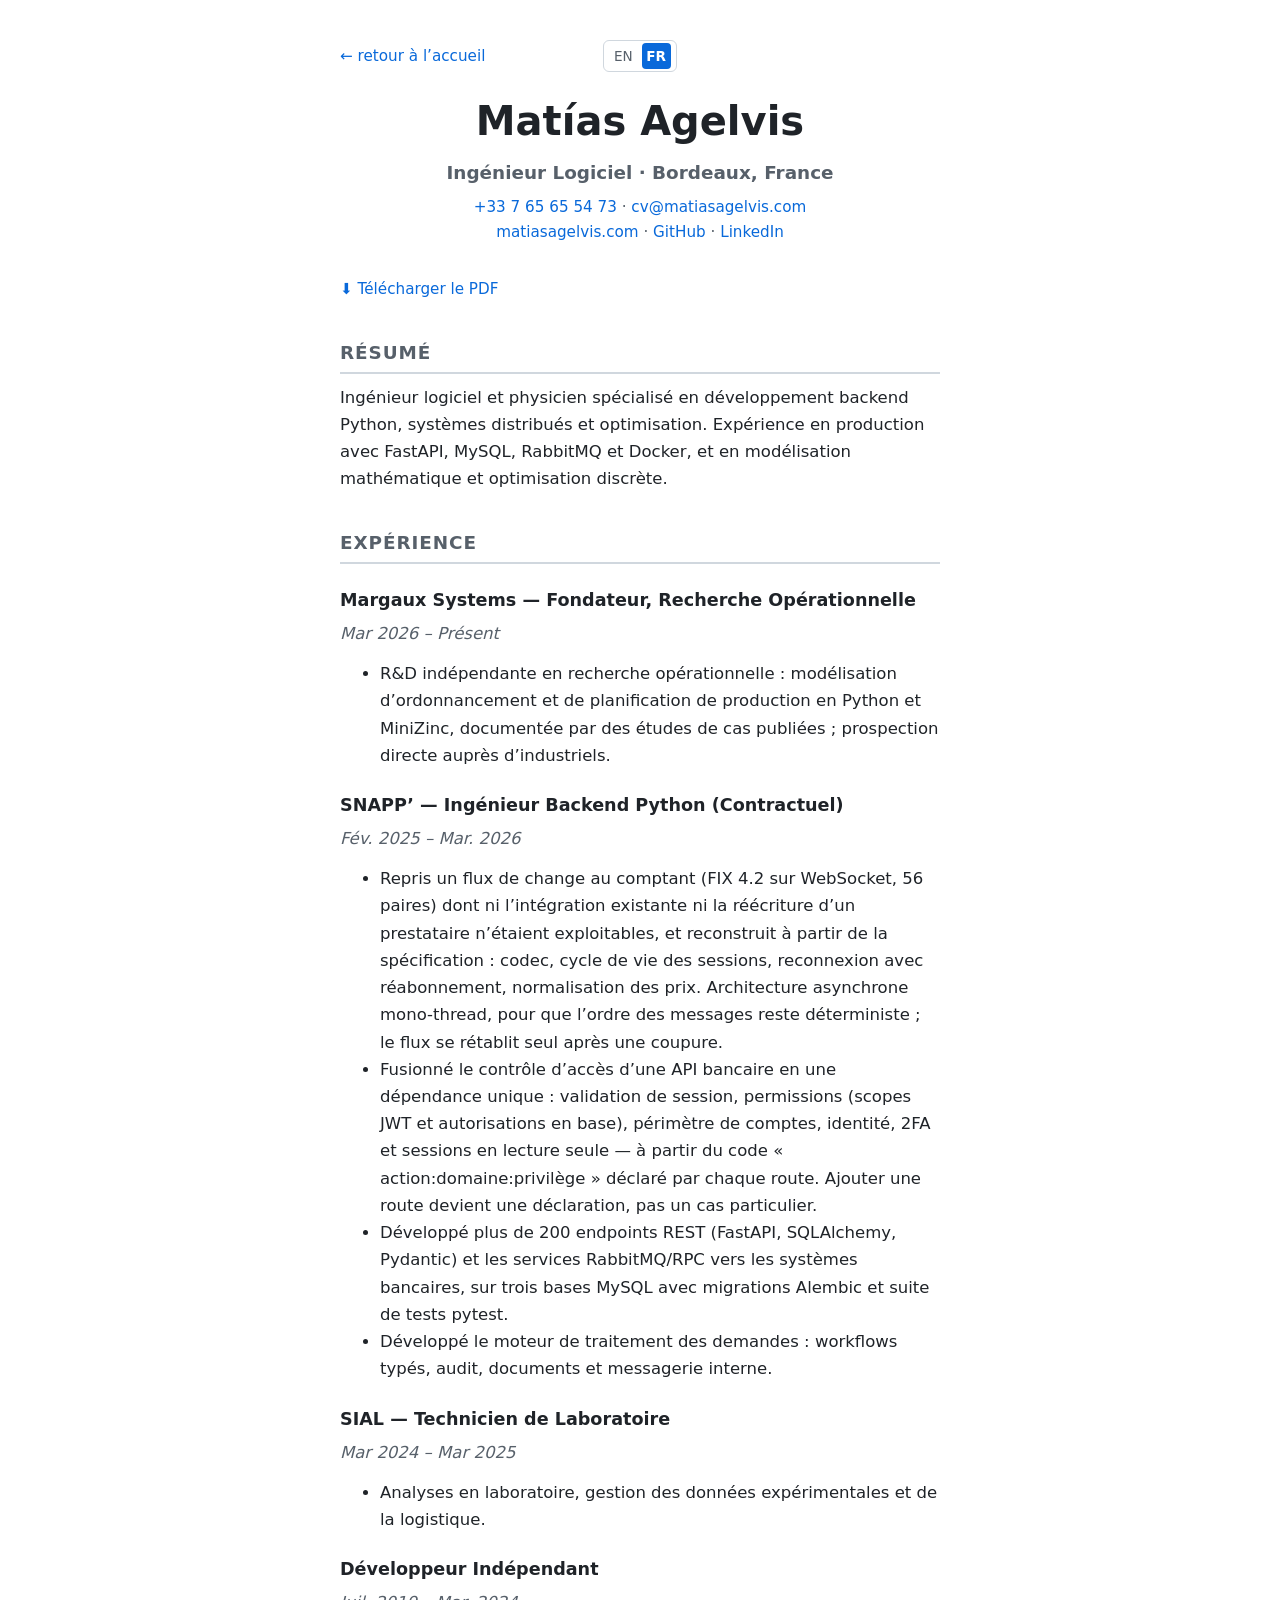
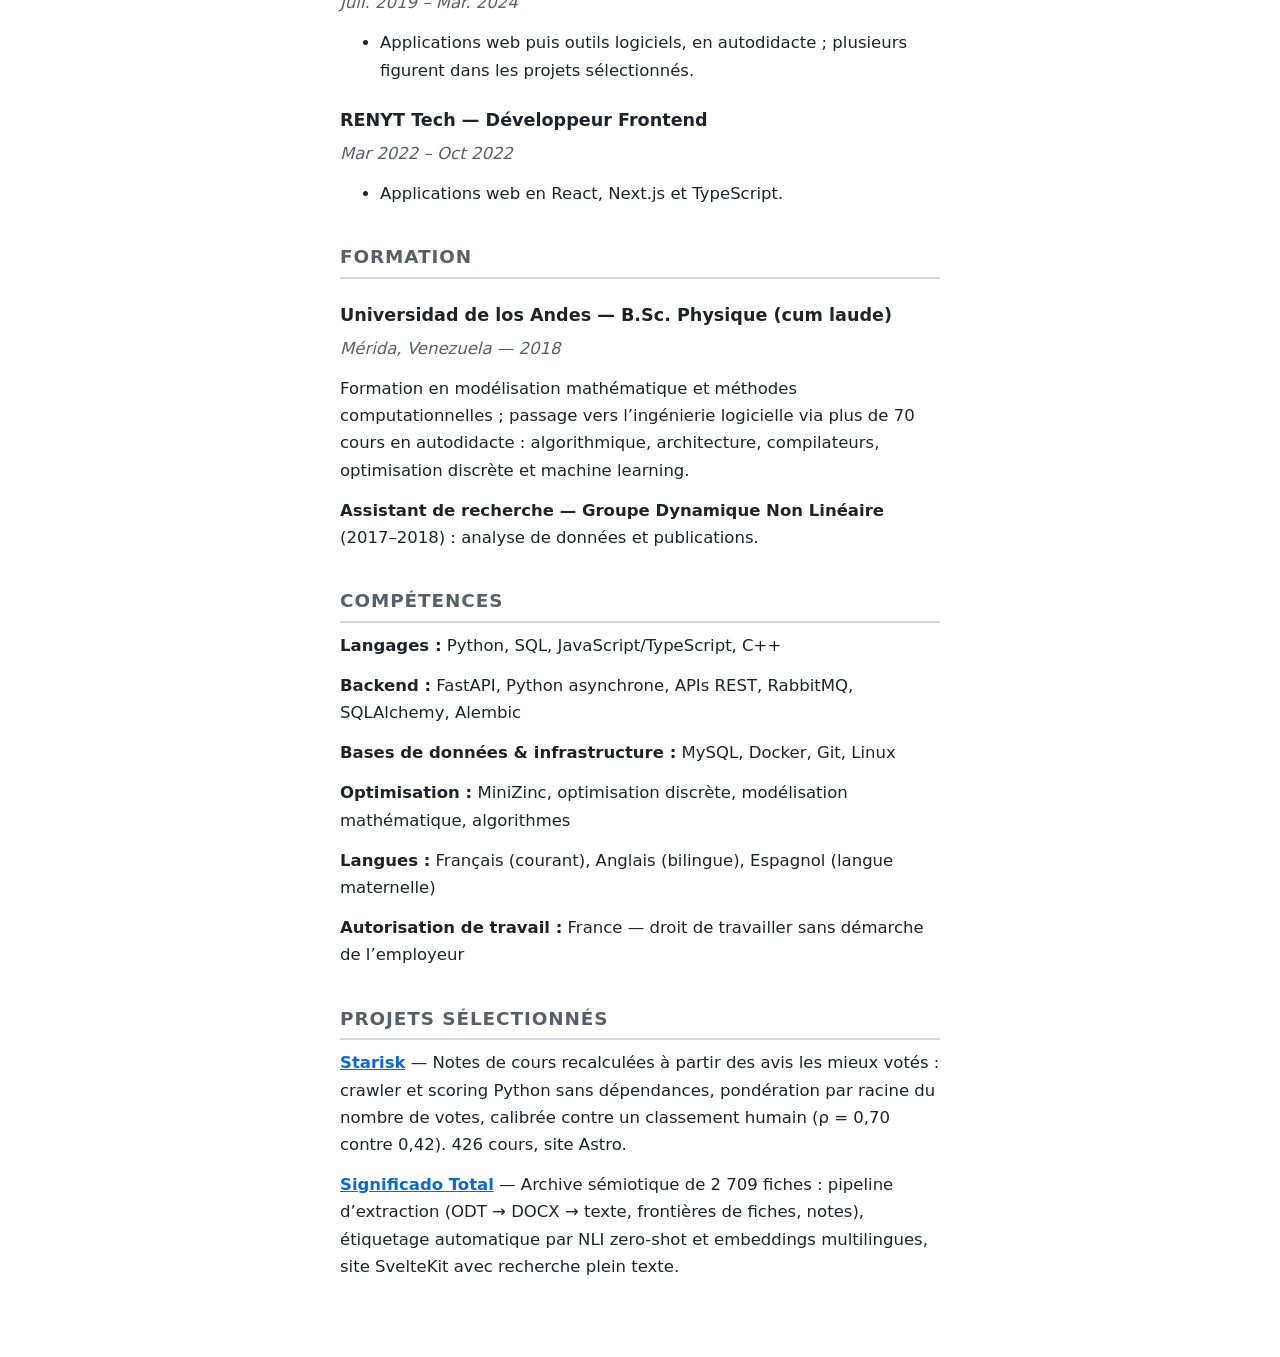
<file: site/fr/cv/index.html>
<!DOCTYPE html>
<html lang="fr">
<head>
  <meta charset="utf-8" />
  <meta name="viewport" content="width=device-width, initial-scale=1" />
  <meta name="description" content="Ingénieur logiciel et physicien
spécialisé en développement backend Python, systèmes distribués et
optimisation." />
  <title>Matías Agelvis — Ingénieur Logiciel</title>
<style type="text/css">
:root { color-scheme: light; }
* { box-sizing: border-box; }
body {
font-family: system-ui, -apple-system, "Segoe UI", Roboto, sans-serif;
font-size: 16.5px;
line-height: 1.65;
color: #1f2328;
margin: 0;
max-width: 40rem;
margin-inline: auto;
padding: 2.5rem 1.25rem 4rem;
}
a { color: #0969da; }
p { margin: 0.3rem 0 0.8rem; }
em { color: #57606a; }
ul { margin: 0.3rem 0 1rem; }

header.contact { text-align: center; margin-bottom: 2rem; }
header.contact h1 {
font-size: 2.5rem;
margin: 0 0 0.25rem;
color: #1f2328;
text-transform: none;
letter-spacing: normal;
padding-bottom: 0;
border-bottom: 0;
}
header.contact .subtitle { font-size: 1.15rem; font-weight: 600; color: #57606a; margin: 0 0 0.4rem; }
header.contact .meta { color: #57606a; font-size: 0.95rem; margin: 0; text-wrap: balance; }
header.contact .meta a { color: #0969da; text-decoration: none; white-space: nowrap; }

main > h1,
section h2 {
font-size: 1.15rem;
text-transform: uppercase;
letter-spacing: 0.05em;
color: #57606a;
margin: 2.2rem 0 0.6rem;
padding-bottom: 0.25rem;
border-bottom: 2px solid #d0d7de;
}

main h2 { font-size: 1.1rem; margin: 1.4rem 0 0.2rem; }

.no-print { display: block; }

.download { margin: 0 0 1.5rem; font-size: 0.95rem; }
.download a { text-decoration: none; }

.top-nav {
display: grid;
grid-template-columns: 1fr auto 1fr;
align-items: center;
margin: 0 0 1rem;
font-size: 0.95rem;
}
.top-nav > a:first-child {
justify-self: start;
text-decoration: none;
}
.lang-picker {
display: inline-flex;
gap: 0.25rem;
border: 1px solid #d0d7de;
border-radius: 6px;
padding: 0.15rem 0.35rem;
font-size: 0.85rem;
}
.lang-picker a { text-decoration: none; color: #57606a; padding: 0.1rem 0.3rem; border-radius: 4px; }
.lang-picker a.active { background: #0969da; color: white; font-weight: 600; }
.lang-picker a:hover:not(.active) { background: #f6f8fa; }
</style>
</head>
<body>
  <nav class="top-nav no-print">
    <a href="../../fr/index.html">← retour à l’accueil</a>
    <span class="lang-picker">
      <a href="../../cv/index.html" hreflang="en">EN</a>
      <a href="index.html" hreflang="fr" class="active">FR</a>
    </span>
  </nav>
  <header class="contact">
    <h1>Matías Agelvis</h1>
    <p class="subtitle">Ingénieur Logiciel · Bordeaux, France</p>
    <p class="meta"><a href="tel:+33765655473">+33 7 65 65 54
73</a> · <a href="mailto:cv@matiasagelvis.com">cv@matiasagelvis.com</a></p>
    <p class="meta"><a href="https://matiasagelvis.com">matiasagelvis.com</a> · <a href="https://github.com/MatiasAgelvis">GitHub</a> · <a href="https://www.linkedin.com/in/matias-agelvis/">LinkedIn</a></p>
  </header>
  <p class="download no-print"><a href="Matias-Agelvis-CV.pdf" download>⬇
Télécharger le PDF</a></p>
  <main>
    <h1 id="résumé">Résumé</h1>
    <p>Ingénieur logiciel et physicien spécialisé en développement
    backend Python, systèmes distribués et optimisation. Expérience en
    production avec FastAPI, MySQL, RabbitMQ et Docker, et en
    modélisation mathématique et optimisation discrète.</p>
    <h1 id="expérience">Expérience</h1>
    <h2 id="margaux-systems-fondateur-recherche-opérationnelle">Margaux
    Systems — Fondateur, Recherche Opérationnelle</h2>
    <p><em>Mar 2026 – Présent</em></p>
    <ul>
    <li>R&amp;D indépendante en recherche opérationnelle : modélisation
    d’ordonnancement et de planification de production en Python et
    MiniZinc, documentée par des études de cas publiées ; prospection
    directe auprès d’industriels.</li>
    </ul>
    <h2 id="snapp-ingénieur-backend-python-contractuel">SNAPP’ —
    Ingénieur Backend Python (Contractuel)</h2>
    <p><em>Fév. 2025 – Mar. 2026</em></p>
    <ul>
    <li>Repris un flux de change au comptant (FIX 4.2 sur WebSocket, 56
    paires) dont ni l’intégration existante ni la réécriture d’un
    prestataire n’étaient exploitables, et reconstruit à partir de la
    spécification : codec, cycle de vie des sessions, reconnexion avec
    réabonnement, normalisation des prix. Architecture asynchrone
    mono-thread, pour que l’ordre des messages reste déterministe ; le
    flux se rétablit seul après une coupure.</li>
    <li>Fusionné le contrôle d’accès d’une API bancaire en une
    dépendance unique : validation de session, permissions (scopes JWT
    et autorisations en base), périmètre de comptes, identité, 2FA et
    sessions en lecture seule — à partir du code «
    action:domaine:privilège » déclaré par chaque route. Ajouter une
    route devient une déclaration, pas un cas particulier.</li>
    <li>Développé plus de 200 endpoints REST (FastAPI, SQLAlchemy,
    Pydantic) et les services RabbitMQ/RPC vers les systèmes bancaires,
    sur trois bases MySQL avec migrations Alembic et suite de tests
    pytest.</li>
    <li>Développé le moteur de traitement des demandes : workflows
    typés, audit, documents et messagerie interne.</li>
    </ul>
    <h2 id="sial-technicien-de-laboratoire">SIAL — Technicien de
    Laboratoire</h2>
    <p><em>Mar 2024 – Mar 2025</em></p>
    <ul>
    <li>Analyses en laboratoire, gestion des données expérimentales et
    de la logistique.</li>
    </ul>
    <h2 id="développeur-indépendant">Développeur Indépendant</h2>
    <p><em>Juil. 2019 – Mar. 2024</em></p>
    <ul>
    <li>Applications web puis outils logiciels, en autodidacte ;
    plusieurs figurent dans les projets sélectionnés.</li>
    </ul>
    <h2 id="renyt-tech-développeur-frontend">RENYT Tech — Développeur
    Frontend</h2>
    <p><em>Mar 2022 – Oct 2022</em></p>
    <ul>
    <li>Applications web en React, Next.js et TypeScript.</li>
    </ul>
    <h1 id="formation">Formation</h1>
    <h2 id="universidad-de-los-andes-b.sc.-physique-cum-laude">Universidad
    de los Andes — B.Sc. Physique (cum laude)</h2>
    <p><em>Mérida, Venezuela — 2018</em></p>
    <p>Formation en modélisation mathématique et méthodes
    computationnelles ; passage vers l’ingénierie logicielle via plus de
    70 cours en autodidacte : algorithmique, architecture, compilateurs,
    optimisation discrète et machine learning.</p>
    <p><strong>Assistant de recherche — Groupe Dynamique Non
    Linéaire</strong> (2017–2018) : analyse de données et
    publications.</p>
    <h1 id="compétences">Compétences</h1>
    <p><strong>Langages :</strong> Python, SQL, JavaScript/TypeScript,
    C++</p>
    <p><strong>Backend :</strong> FastAPI, Python asynchrone, APIs REST,
    RabbitMQ, SQLAlchemy, Alembic</p>
    <p><strong>Bases de données &amp; infrastructure :</strong> MySQL,
    Docker, Git, Linux</p>
    <p><strong>Optimisation :</strong> MiniZinc, optimisation discrète,
    modélisation mathématique, algorithmes</p>
    <p><strong>Langues :</strong> Français (courant), Anglais
    (bilingue), Espagnol (langue maternelle)</p>
    <p><strong>Autorisation de travail :</strong> France — droit de
    travailler sans démarche de l’employeur</p>
    <h1 id="projets-sélectionnés">Projets Sélectionnés</h1>
    <p><a href="https://starisk.matiasagelvis.com"><strong>Starisk</strong></a>
    — Notes de cours recalculées à partir des avis les mieux votés :
    crawler et scoring Python sans dépendances, pondération par racine
    du nombre de votes, calibrée contre un classement humain (ρ = 0,70
    contre 0,42). 426 cours, site Astro.</p>
    <p><a href="https://semioteca.vercel.app"><strong>Significado
    Total</strong></a> — Archive sémiotique de 2 709 fiches : pipeline
    d’extraction (ODT → DOCX → texte, frontières de fiches, notes),
    étiquetage automatique par NLI zero-shot et embeddings multilingues,
    site SvelteKit avec recherche plein texte.</p>
  </main>
<script src="https://cdn.counter.dev/script.js" data-id="0de1bf3d-1d12-4011-bf4d-485bfe73d701" data-utcoffset="2"></script>
</body>
</html>
</file>
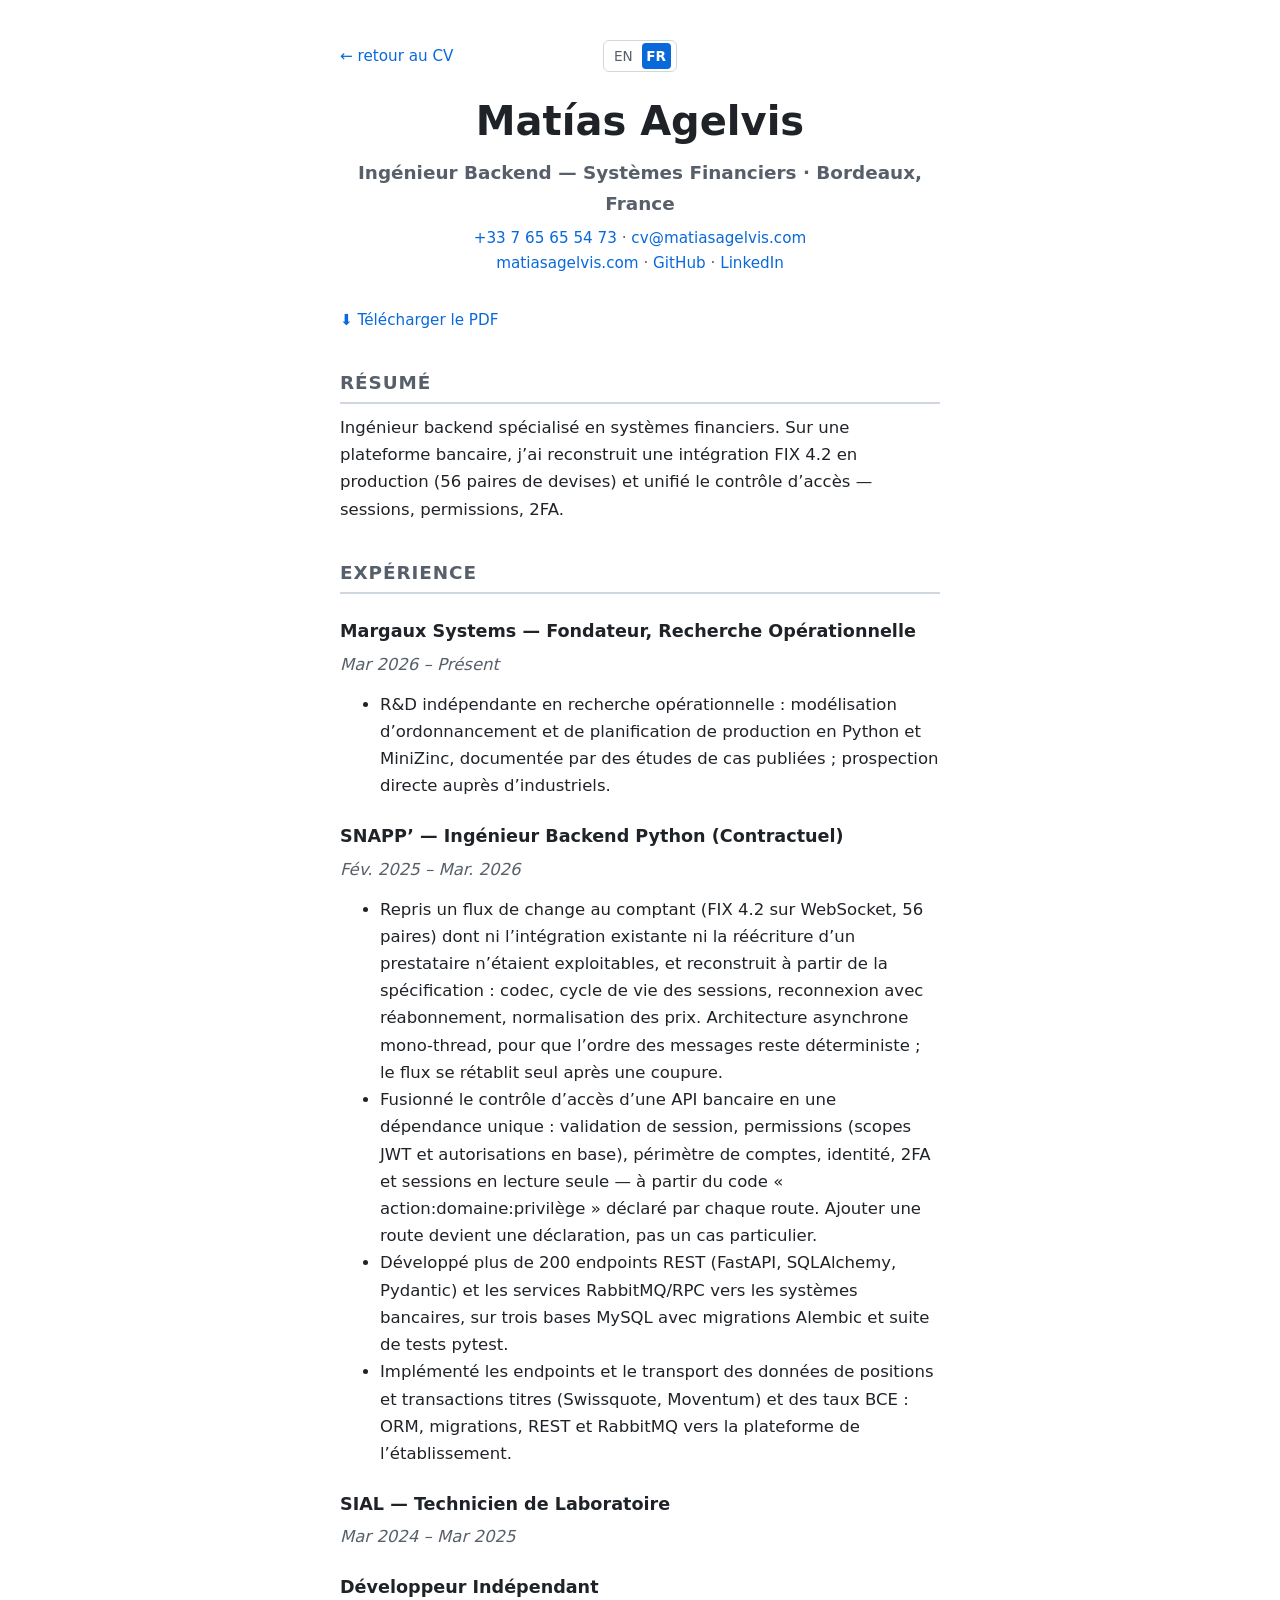
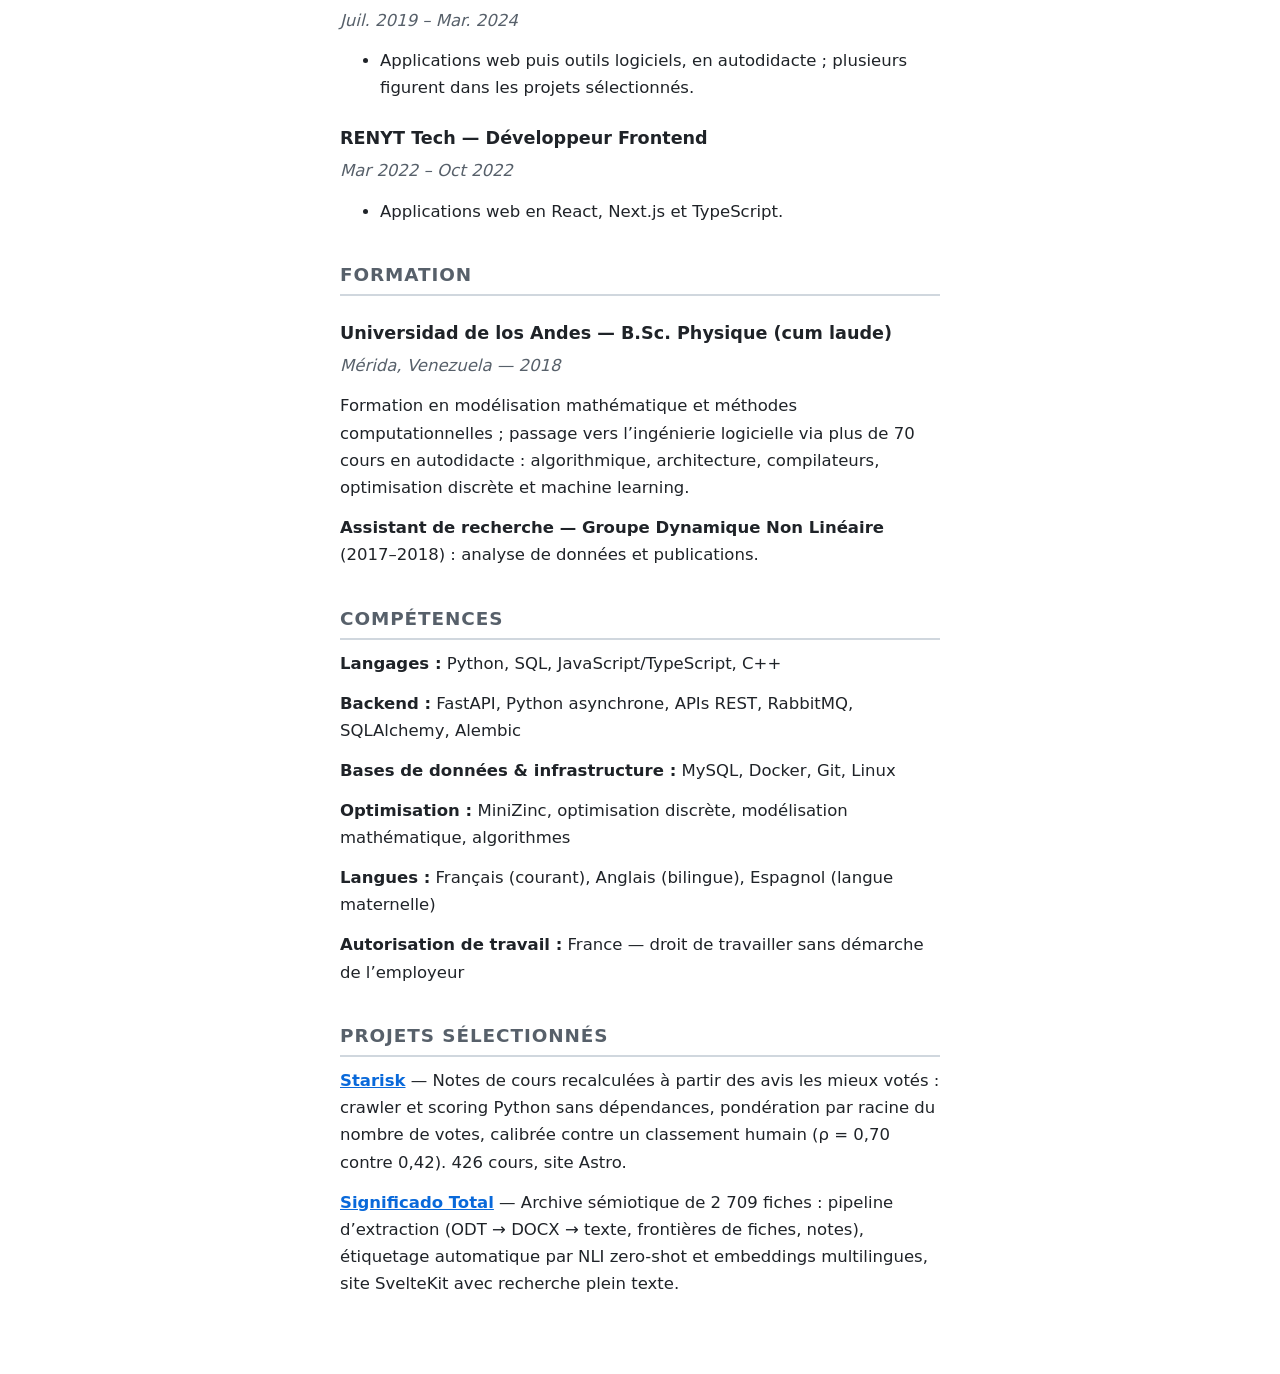
<file: site/fr/cv/fintech/index.html>
<!DOCTYPE html>
<html lang="fr">
<head>
  <meta charset="utf-8" />
  <meta name="viewport" content="width=device-width, initial-scale=1" />
  <meta name="description" content="Ingénieur backend spécialisé en
systèmes financiers : intégration FIX 4.2, contrôle d’accès bancaire,
Python asynchrone et APIs." />
  <meta name="robots" content="noindex, nofollow" />
  <title>Matías Agelvis — Ingénieur Backend — Systèmes
Financiers</title>
<style type="text/css">
:root { color-scheme: light; }
* { box-sizing: border-box; }
body {
font-family: system-ui, -apple-system, "Segoe UI", Roboto, sans-serif;
font-size: 16.5px;
line-height: 1.65;
color: #1f2328;
margin: 0;
max-width: 40rem;
margin-inline: auto;
padding: 2.5rem 1.25rem 4rem;
}
a { color: #0969da; }
p { margin: 0.3rem 0 0.8rem; }
em { color: #57606a; }
ul { margin: 0.3rem 0 1rem; }

header.contact { text-align: center; margin-bottom: 2rem; }
header.contact h1 {
font-size: 2.5rem;
margin: 0 0 0.25rem;
color: #1f2328;
text-transform: none;
letter-spacing: normal;
padding-bottom: 0;
border-bottom: 0;
}
header.contact .subtitle { font-size: 1.15rem; font-weight: 600; color: #57606a; margin: 0 0 0.4rem; }
header.contact .meta { color: #57606a; font-size: 0.95rem; margin: 0; text-wrap: balance; }
header.contact .meta a { color: #0969da; text-decoration: none; white-space: nowrap; }

main > h1,
section h2 {
font-size: 1.15rem;
text-transform: uppercase;
letter-spacing: 0.05em;
color: #57606a;
margin: 2.2rem 0 0.6rem;
padding-bottom: 0.25rem;
border-bottom: 2px solid #d0d7de;
}

main h2 { font-size: 1.1rem; margin: 1.4rem 0 0.2rem; }

.no-print { display: block; }

.download { margin: 0 0 1.5rem; font-size: 0.95rem; }
.download a { text-decoration: none; }

.top-nav {
display: grid;
grid-template-columns: 1fr auto 1fr;
align-items: center;
margin: 0 0 1rem;
font-size: 0.95rem;
}
.top-nav > a:first-child {
justify-self: start;
text-decoration: none;
}
.lang-picker {
display: inline-flex;
gap: 0.25rem;
border: 1px solid #d0d7de;
border-radius: 6px;
padding: 0.15rem 0.35rem;
font-size: 0.85rem;
}
.lang-picker a { text-decoration: none; color: #57606a; padding: 0.1rem 0.3rem; border-radius: 4px; }
.lang-picker a.active { background: #0969da; color: white; font-weight: 600; }
.lang-picker a:hover:not(.active) { background: #f6f8fa; }
</style>
</head>
<body>
  <nav class="top-nav no-print">
    <a href="../index.html">← retour au CV</a>
    <span class="lang-picker">
      <a href="../../../cv/index.html" hreflang="en">EN</a>
      <a href="../index.html" hreflang="fr" class="active">FR</a>
    </span>
  </nav>
  <header class="contact">
    <h1>Matías Agelvis</h1>
    <p class="subtitle">Ingénieur Backend — Systèmes
Financiers · Bordeaux, France</p>
    <p class="meta"><a href="tel:+33765655473">+33 7 65 65 54
73</a> · <a href="mailto:cv@matiasagelvis.com">cv@matiasagelvis.com</a></p>
    <p class="meta"><a href="https://matiasagelvis.com">matiasagelvis.com</a> · <a href="https://github.com/MatiasAgelvis">GitHub</a> · <a href="https://www.linkedin.com/in/matias-agelvis/">LinkedIn</a></p>
  </header>
  <p class="download no-print"><a href="Matias-Agelvis-CV-Fintech.pdf" download>⬇
Télécharger le PDF</a></p>
  <main>
    <h1 id="résumé">Résumé</h1>
    <p>Ingénieur backend spécialisé en systèmes financiers. Sur une
    plateforme bancaire, j’ai reconstruit une intégration FIX 4.2 en
    production (56 paires de devises) et unifié le contrôle d’accès —
    sessions, permissions, 2FA.</p>
    <h1 id="expérience">Expérience</h1>
    <h2 id="margaux-systems-fondateur-recherche-opérationnelle">Margaux
    Systems — Fondateur, Recherche Opérationnelle</h2>
    <p><em>Mar 2026 – Présent</em></p>
    <ul>
    <li>R&amp;D indépendante en recherche opérationnelle : modélisation
    d’ordonnancement et de planification de production en Python et
    MiniZinc, documentée par des études de cas publiées ; prospection
    directe auprès d’industriels.</li>
    </ul>
    <h2 id="snapp-ingénieur-backend-python-contractuel">SNAPP’ —
    Ingénieur Backend Python (Contractuel)</h2>
    <p><em>Fév. 2025 – Mar. 2026</em></p>
    <ul>
    <li>Repris un flux de change au comptant (FIX 4.2 sur WebSocket, 56
    paires) dont ni l’intégration existante ni la réécriture d’un
    prestataire n’étaient exploitables, et reconstruit à partir de la
    spécification : codec, cycle de vie des sessions, reconnexion avec
    réabonnement, normalisation des prix. Architecture asynchrone
    mono-thread, pour que l’ordre des messages reste déterministe ; le
    flux se rétablit seul après une coupure.</li>
    <li>Fusionné le contrôle d’accès d’une API bancaire en une
    dépendance unique : validation de session, permissions (scopes JWT
    et autorisations en base), périmètre de comptes, identité, 2FA et
    sessions en lecture seule — à partir du code «
    action:domaine:privilège » déclaré par chaque route. Ajouter une
    route devient une déclaration, pas un cas particulier.</li>
    <li>Développé plus de 200 endpoints REST (FastAPI, SQLAlchemy,
    Pydantic) et les services RabbitMQ/RPC vers les systèmes bancaires,
    sur trois bases MySQL avec migrations Alembic et suite de tests
    pytest.</li>
    <li>Implémenté les endpoints et le transport des données de
    positions et transactions titres (Swissquote, Moventum) et des taux
    BCE : ORM, migrations, REST et RabbitMQ vers la plateforme de
    l’établissement.</li>
    </ul>
    <h2 id="sial-technicien-de-laboratoire">SIAL — Technicien de
    Laboratoire</h2>
    <p><em>Mar 2024 – Mar 2025</em></p>
    <h2 id="développeur-indépendant">Développeur Indépendant</h2>
    <p><em>Juil. 2019 – Mar. 2024</em></p>
    <ul>
    <li>Applications web puis outils logiciels, en autodidacte ;
    plusieurs figurent dans les projets sélectionnés.</li>
    </ul>
    <h2 id="renyt-tech-développeur-frontend">RENYT Tech — Développeur
    Frontend</h2>
    <p><em>Mar 2022 – Oct 2022</em></p>
    <ul>
    <li>Applications web en React, Next.js et TypeScript.</li>
    </ul>
    <h1 id="formation">Formation</h1>
    <h2 id="universidad-de-los-andes-b.sc.-physique-cum-laude">Universidad
    de los Andes — B.Sc. Physique (cum laude)</h2>
    <p><em>Mérida, Venezuela — 2018</em></p>
    <p>Formation en modélisation mathématique et méthodes
    computationnelles ; passage vers l’ingénierie logicielle via plus de
    70 cours en autodidacte : algorithmique, architecture, compilateurs,
    optimisation discrète et machine learning.</p>
    <p><strong>Assistant de recherche — Groupe Dynamique Non
    Linéaire</strong> (2017–2018) : analyse de données et
    publications.</p>
    <h1 id="compétences">Compétences</h1>
    <p><strong>Langages :</strong> Python, SQL, JavaScript/TypeScript,
    C++</p>
    <p><strong>Backend :</strong> FastAPI, Python asynchrone, APIs REST,
    RabbitMQ, SQLAlchemy, Alembic</p>
    <p><strong>Bases de données &amp; infrastructure :</strong> MySQL,
    Docker, Git, Linux</p>
    <p><strong>Optimisation :</strong> MiniZinc, optimisation discrète,
    modélisation mathématique, algorithmes</p>
    <p><strong>Langues :</strong> Français (courant), Anglais
    (bilingue), Espagnol (langue maternelle)</p>
    <p><strong>Autorisation de travail :</strong> France — droit de
    travailler sans démarche de l’employeur</p>
    <h1 id="projets-sélectionnés">Projets Sélectionnés</h1>
    <p><a href="https://starisk.matiasagelvis.com"><strong>Starisk</strong></a>
    — Notes de cours recalculées à partir des avis les mieux votés :
    crawler et scoring Python sans dépendances, pondération par racine
    du nombre de votes, calibrée contre un classement humain (ρ = 0,70
    contre 0,42). 426 cours, site Astro.</p>
    <p><a href="https://semioteca.vercel.app"><strong>Significado
    Total</strong></a> — Archive sémiotique de 2 709 fiches : pipeline
    d’extraction (ODT → DOCX → texte, frontières de fiches, notes),
    étiquetage automatique par NLI zero-shot et embeddings multilingues,
    site SvelteKit avec recherche plein texte.</p>
  </main>
<script src="https://cdn.counter.dev/script.js" data-id="0de1bf3d-1d12-4011-bf4d-485bfe73d701" data-utcoffset="2"></script>
</body>
</html>
</file>
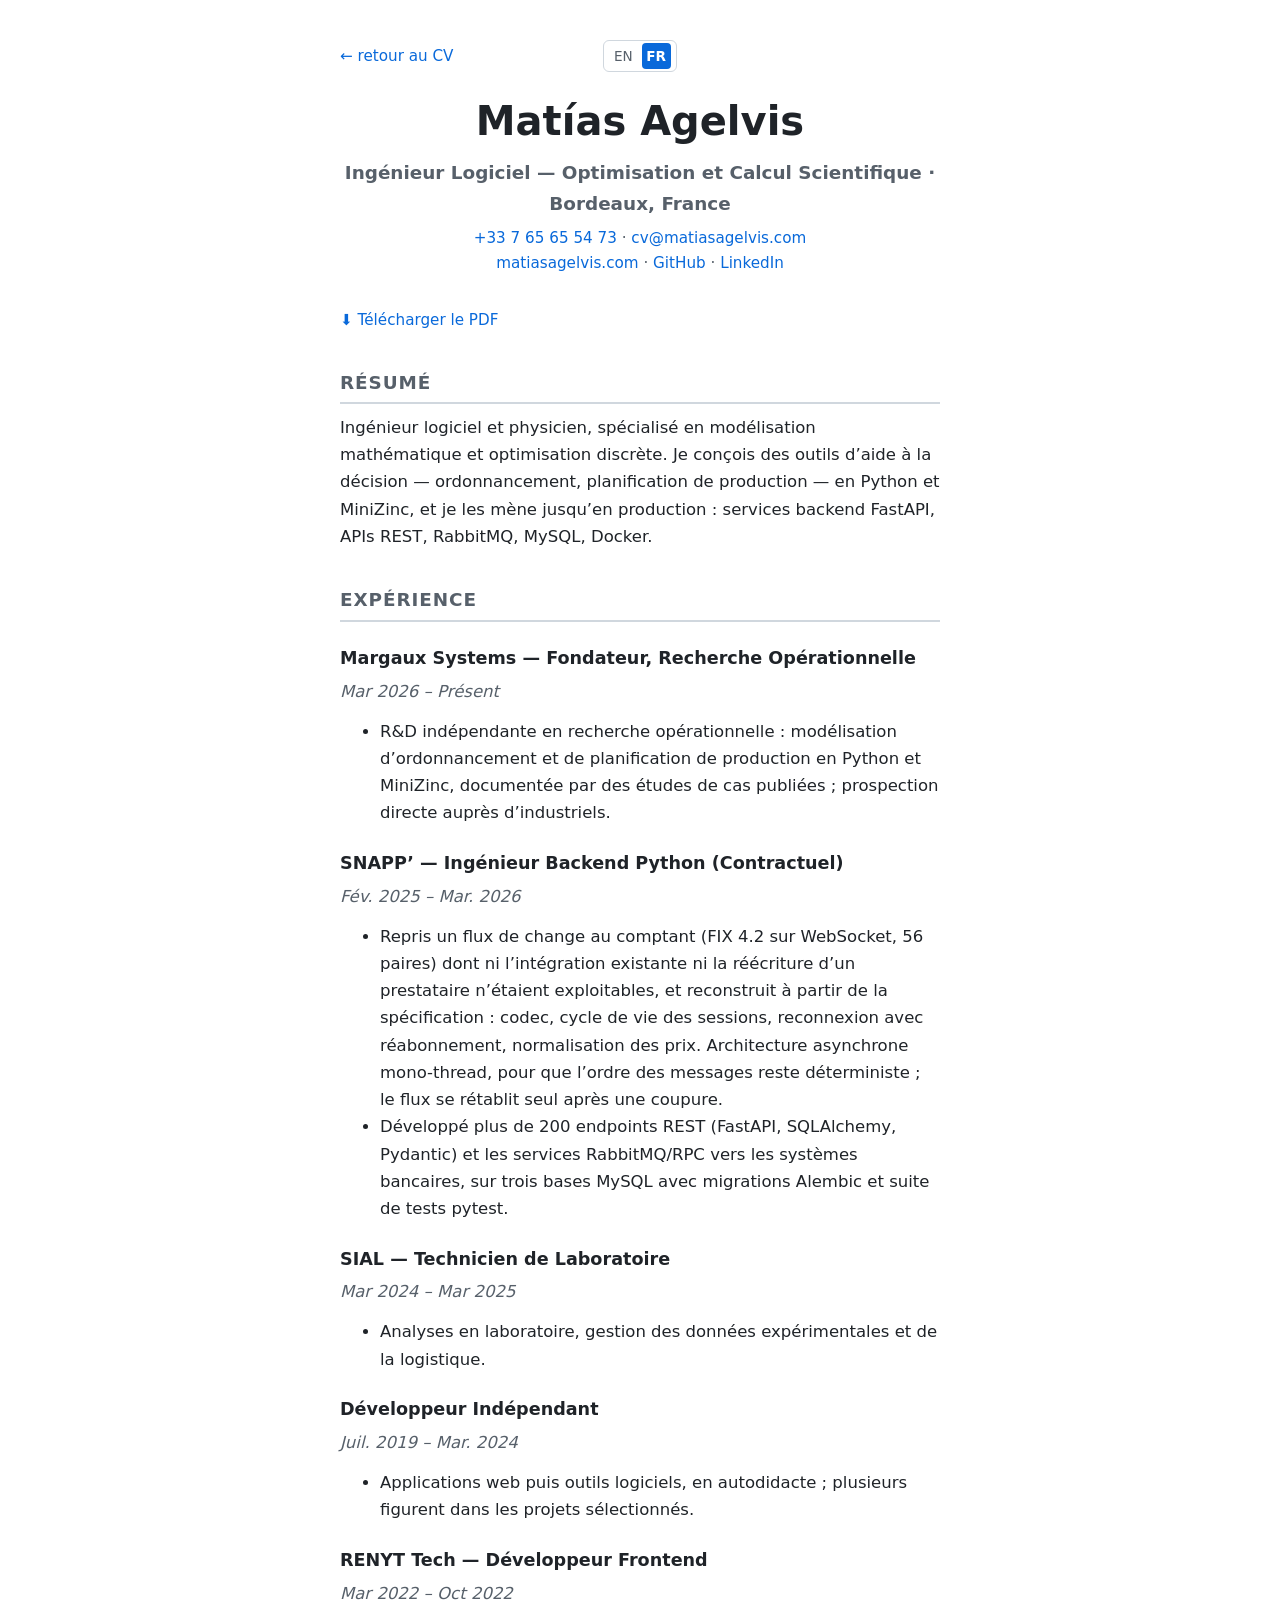
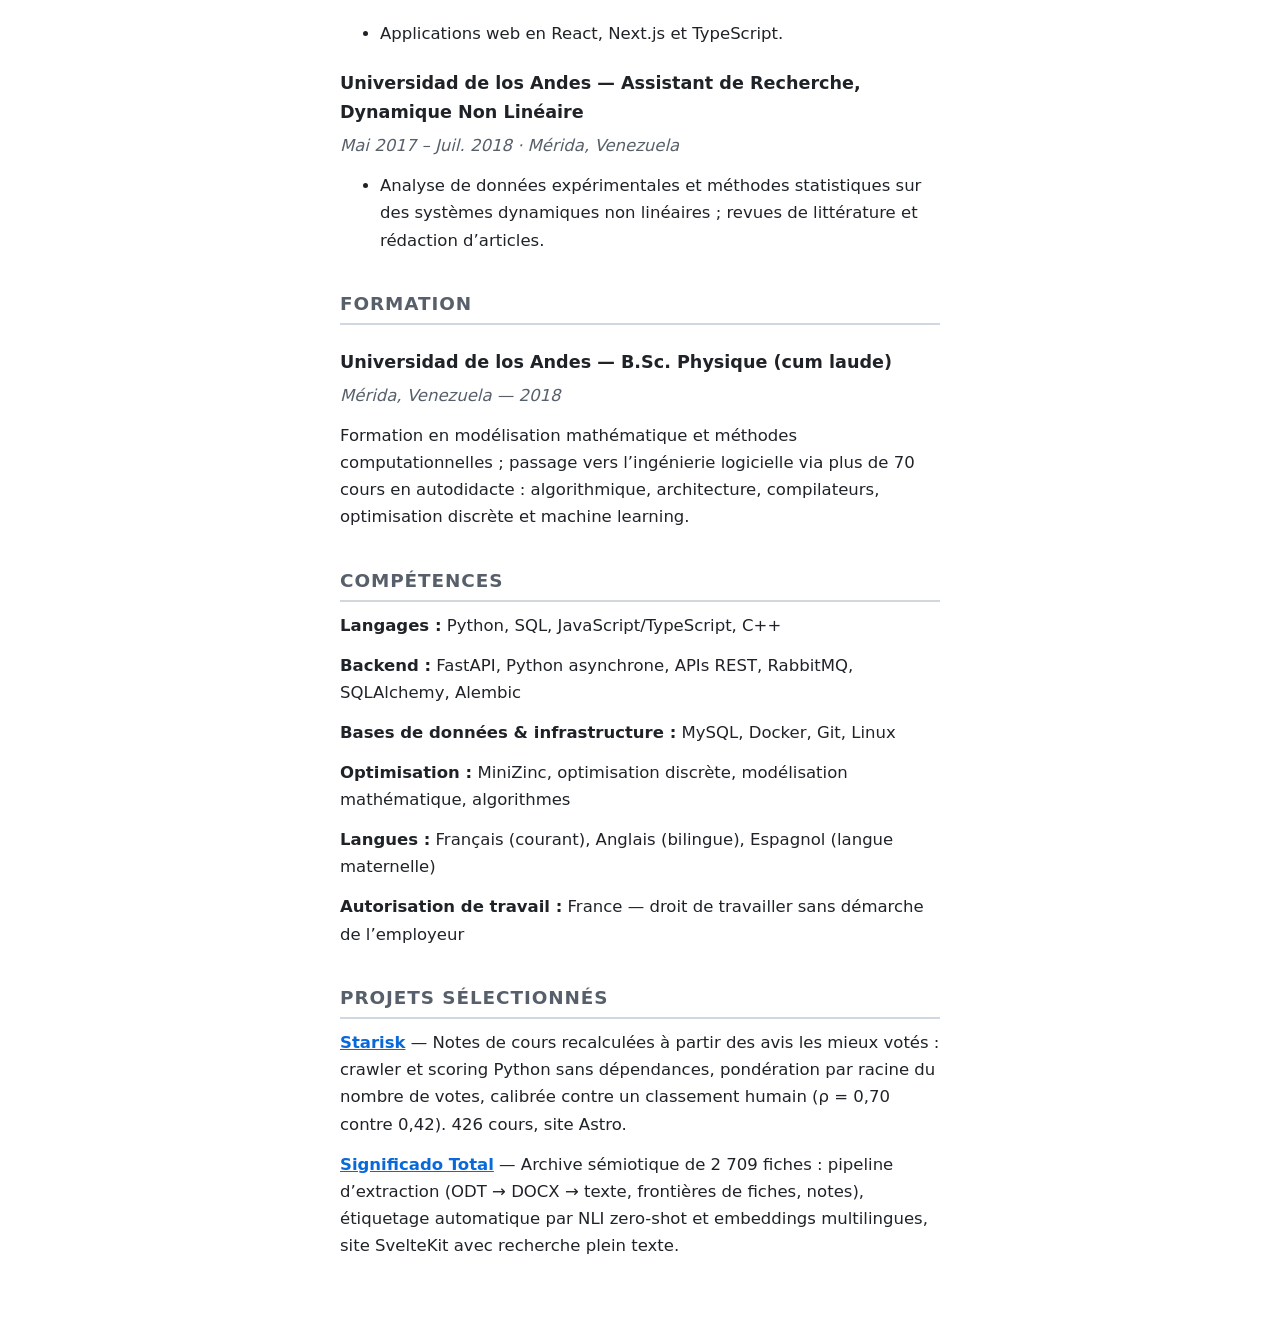
<file: site/fr/cv/or/index.html>
<!DOCTYPE html>
<html lang="fr">
<head>
  <meta charset="utf-8" />
  <meta name="viewport" content="width=device-width, initial-scale=1" />
  <meta name="description" content="Ingénieur logiciel et physicien,
spécialisé en modélisation mathématique, optimisation discrète et
développement backend Python." />
  <meta name="robots" content="noindex, nofollow" />
  <title>Matías Agelvis — Ingénieur Logiciel — Optimisation et Calcul
Scientifique</title>
<style type="text/css">
:root { color-scheme: light; }
* { box-sizing: border-box; }
body {
font-family: system-ui, -apple-system, "Segoe UI", Roboto, sans-serif;
font-size: 16.5px;
line-height: 1.65;
color: #1f2328;
margin: 0;
max-width: 40rem;
margin-inline: auto;
padding: 2.5rem 1.25rem 4rem;
}
a { color: #0969da; }
p { margin: 0.3rem 0 0.8rem; }
em { color: #57606a; }
ul { margin: 0.3rem 0 1rem; }

header.contact { text-align: center; margin-bottom: 2rem; }
header.contact h1 {
font-size: 2.5rem;
margin: 0 0 0.25rem;
color: #1f2328;
text-transform: none;
letter-spacing: normal;
padding-bottom: 0;
border-bottom: 0;
}
header.contact .subtitle { font-size: 1.15rem; font-weight: 600; color: #57606a; margin: 0 0 0.4rem; }
header.contact .meta { color: #57606a; font-size: 0.95rem; margin: 0; text-wrap: balance; }
header.contact .meta a { color: #0969da; text-decoration: none; white-space: nowrap; }

main > h1,
section h2 {
font-size: 1.15rem;
text-transform: uppercase;
letter-spacing: 0.05em;
color: #57606a;
margin: 2.2rem 0 0.6rem;
padding-bottom: 0.25rem;
border-bottom: 2px solid #d0d7de;
}

main h2 { font-size: 1.1rem; margin: 1.4rem 0 0.2rem; }

.no-print { display: block; }

.download { margin: 0 0 1.5rem; font-size: 0.95rem; }
.download a { text-decoration: none; }

.top-nav {
display: grid;
grid-template-columns: 1fr auto 1fr;
align-items: center;
margin: 0 0 1rem;
font-size: 0.95rem;
}
.top-nav > a:first-child {
justify-self: start;
text-decoration: none;
}
.lang-picker {
display: inline-flex;
gap: 0.25rem;
border: 1px solid #d0d7de;
border-radius: 6px;
padding: 0.15rem 0.35rem;
font-size: 0.85rem;
}
.lang-picker a { text-decoration: none; color: #57606a; padding: 0.1rem 0.3rem; border-radius: 4px; }
.lang-picker a.active { background: #0969da; color: white; font-weight: 600; }
.lang-picker a:hover:not(.active) { background: #f6f8fa; }
</style>
</head>
<body>
  <nav class="top-nav no-print">
    <a href="../index.html">← retour au CV</a>
    <span class="lang-picker">
      <a href="../../../cv/index.html" hreflang="en">EN</a>
      <a href="../index.html" hreflang="fr" class="active">FR</a>
    </span>
  </nav>
  <header class="contact">
    <h1>Matías Agelvis</h1>
    <p class="subtitle">Ingénieur Logiciel — Optimisation et Calcul
Scientifique · Bordeaux, France</p>
    <p class="meta"><a href="tel:+33765655473">+33 7 65 65 54
73</a> · <a href="mailto:cv@matiasagelvis.com">cv@matiasagelvis.com</a></p>
    <p class="meta"><a href="https://matiasagelvis.com">matiasagelvis.com</a> · <a href="https://github.com/MatiasAgelvis">GitHub</a> · <a href="https://www.linkedin.com/in/matias-agelvis/">LinkedIn</a></p>
  </header>
  <p class="download no-print"><a href="Matias-Agelvis-CV-Optimisation.pdf" download>⬇
Télécharger le PDF</a></p>
  <main>
    <h1 id="résumé">Résumé</h1>
    <p>Ingénieur logiciel et physicien, spécialisé en modélisation
    mathématique et optimisation discrète. Je conçois des outils d’aide
    à la décision — ordonnancement, planification de production — en
    Python et MiniZinc, et je les mène jusqu’en production : services
    backend FastAPI, APIs REST, RabbitMQ, MySQL, Docker.</p>
    <h1 id="expérience">Expérience</h1>
    <h2 id="margaux-systems-fondateur-recherche-opérationnelle">Margaux
    Systems — Fondateur, Recherche Opérationnelle</h2>
    <p><em>Mar 2026 – Présent</em></p>
    <ul>
    <li>R&amp;D indépendante en recherche opérationnelle : modélisation
    d’ordonnancement et de planification de production en Python et
    MiniZinc, documentée par des études de cas publiées ; prospection
    directe auprès d’industriels.</li>
    </ul>
    <h2 id="snapp-ingénieur-backend-python-contractuel">SNAPP’ —
    Ingénieur Backend Python (Contractuel)</h2>
    <p><em>Fév. 2025 – Mar. 2026</em></p>
    <ul>
    <li>Repris un flux de change au comptant (FIX 4.2 sur WebSocket, 56
    paires) dont ni l’intégration existante ni la réécriture d’un
    prestataire n’étaient exploitables, et reconstruit à partir de la
    spécification : codec, cycle de vie des sessions, reconnexion avec
    réabonnement, normalisation des prix. Architecture asynchrone
    mono-thread, pour que l’ordre des messages reste déterministe ; le
    flux se rétablit seul après une coupure.</li>
    <li>Développé plus de 200 endpoints REST (FastAPI, SQLAlchemy,
    Pydantic) et les services RabbitMQ/RPC vers les systèmes bancaires,
    sur trois bases MySQL avec migrations Alembic et suite de tests
    pytest.</li>
    </ul>
    <h2 id="sial-technicien-de-laboratoire">SIAL — Technicien de
    Laboratoire</h2>
    <p><em>Mar 2024 – Mar 2025</em></p>
    <ul>
    <li>Analyses en laboratoire, gestion des données expérimentales et
    de la logistique.</li>
    </ul>
    <h2 id="développeur-indépendant">Développeur Indépendant</h2>
    <p><em>Juil. 2019 – Mar. 2024</em></p>
    <ul>
    <li>Applications web puis outils logiciels, en autodidacte ;
    plusieurs figurent dans les projets sélectionnés.</li>
    </ul>
    <h2 id="renyt-tech-développeur-frontend">RENYT Tech — Développeur
    Frontend</h2>
    <p><em>Mar 2022 – Oct 2022</em></p>
    <ul>
    <li>Applications web en React, Next.js et TypeScript.</li>
    </ul>
    <h2 id="universidad-de-los-andes-assistant-de-recherche-dynamique-non-linéaire">Universidad
    de los Andes — Assistant de Recherche, Dynamique Non Linéaire</h2>
    <p><em>Mai 2017 – Juil. 2018 · Mérida, Venezuela</em></p>
    <ul>
    <li>Analyse de données expérimentales et méthodes statistiques sur
    des systèmes dynamiques non linéaires ; revues de littérature et
    rédaction d’articles.</li>
    </ul>
    <h1 id="formation">Formation</h1>
    <h2 id="universidad-de-los-andes-b.sc.-physique-cum-laude">Universidad
    de los Andes — B.Sc. Physique (cum laude)</h2>
    <p><em>Mérida, Venezuela — 2018</em></p>
    <p>Formation en modélisation mathématique et méthodes
    computationnelles ; passage vers l’ingénierie logicielle via plus de
    70 cours en autodidacte : algorithmique, architecture, compilateurs,
    optimisation discrète et machine learning.</p>
    <h1 id="compétences">Compétences</h1>
    <p><strong>Langages :</strong> Python, SQL, JavaScript/TypeScript,
    C++</p>
    <p><strong>Backend :</strong> FastAPI, Python asynchrone, APIs REST,
    RabbitMQ, SQLAlchemy, Alembic</p>
    <p><strong>Bases de données &amp; infrastructure :</strong> MySQL,
    Docker, Git, Linux</p>
    <p><strong>Optimisation :</strong> MiniZinc, optimisation discrète,
    modélisation mathématique, algorithmes</p>
    <p><strong>Langues :</strong> Français (courant), Anglais
    (bilingue), Espagnol (langue maternelle)</p>
    <p><strong>Autorisation de travail :</strong> France — droit de
    travailler sans démarche de l’employeur</p>
    <h1 id="projets-sélectionnés">Projets Sélectionnés</h1>
    <p><a href="https://starisk.matiasagelvis.com"><strong>Starisk</strong></a>
    — Notes de cours recalculées à partir des avis les mieux votés :
    crawler et scoring Python sans dépendances, pondération par racine
    du nombre de votes, calibrée contre un classement humain (ρ = 0,70
    contre 0,42). 426 cours, site Astro.</p>
    <p><a href="https://semioteca.vercel.app"><strong>Significado
    Total</strong></a> — Archive sémiotique de 2 709 fiches : pipeline
    d’extraction (ODT → DOCX → texte, frontières de fiches, notes),
    étiquetage automatique par NLI zero-shot et embeddings multilingues,
    site SvelteKit avec recherche plein texte.</p>
  </main>
<script src="https://cdn.counter.dev/script.js" data-id="0de1bf3d-1d12-4011-bf4d-485bfe73d701" data-utcoffset="2"></script>
</body>
</html>
</file>
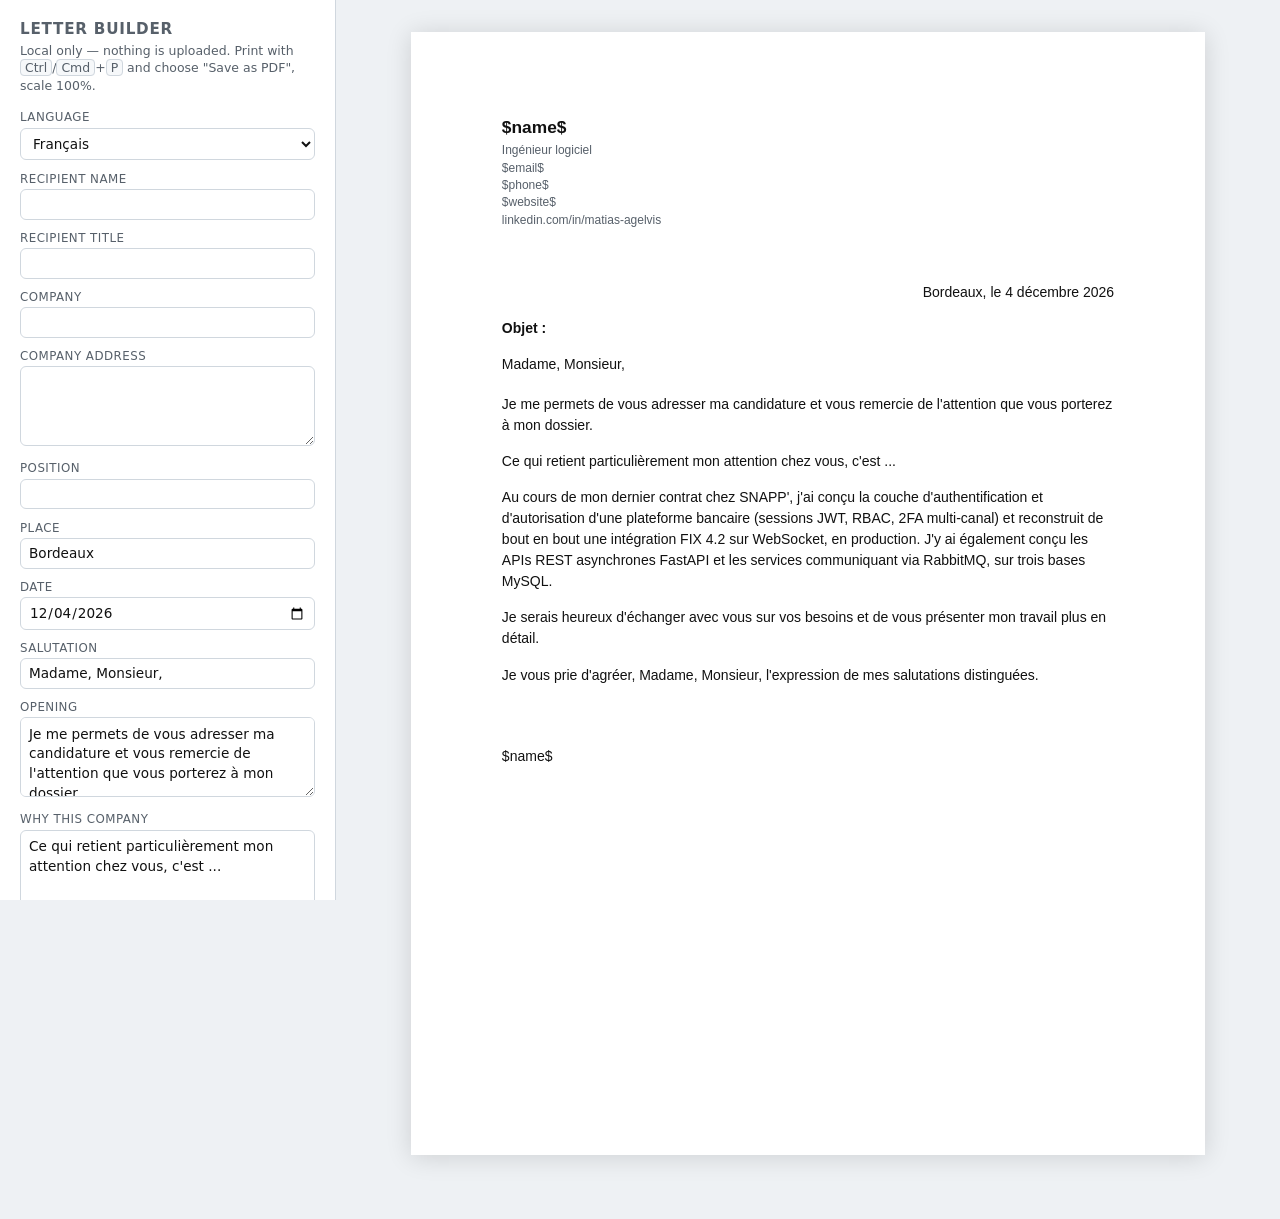
<file: templates/letter.html>
<!DOCTYPE html>
<html lang="fr">
<head>
  <meta charset="utf-8" />
  <meta name="viewport" content="width=device-width, initial-scale=1" />
  <meta name="robots" content="noindex, nofollow" />
  <title>Letter builder</title>
  <style>
    :root {
      --ink: #111;
      --muted: #57606a;
      --line: #d0d7de;
      --accent: #0969da;
      --bg: #eef1f4;
    }
    * { box-sizing: border-box; }
    html, body { margin: 0; }

    body {
      display: grid;
      grid-template-columns: 21rem 1fr;
      min-height: 100vh;
      background: var(--bg);
      font-family: system-ui, -apple-system, "Segoe UI", Roboto, sans-serif;
      color: var(--ink);
    }

    /* ---------- form panel ---------- */
    .panel {
      position: sticky;
      top: 0;
      max-height: 100vh;
      overflow-y: auto;
      padding: 1.25rem 1.25rem 3rem;
      background: #fff;
      border-right: 1px solid var(--line);
    }
    .panel h1 {
      font-size: 0.95rem;
      margin: 0 0 0.25rem;
      text-transform: uppercase;
      letter-spacing: 0.05em;
      color: var(--muted);
    }
    .panel .hint { font-size: 0.78rem; color: var(--muted); margin: 0 0 1rem; line-height: 1.4; }
    .panel .hint kbd {
      font: inherit;
      background: #f6f8fa;
      border: 1px solid var(--line);
      border-radius: 4px;
      padding: 0 0.25rem;
    }
    label {
      display: block;
      font-size: 0.74rem;
      color: var(--muted);
      margin: 0.7rem 0 0.2rem;
      text-transform: uppercase;
      letter-spacing: 0.04em;
    }
    input, textarea, select {
      width: 100%;
      font: inherit;
      font-size: 0.85rem;
      color: var(--ink);
      background: #fff;
      border: 1px solid var(--line);
      border-radius: 6px;
      padding: 0.4rem 0.5rem;
    }
    input:focus, textarea:focus, select:focus {
      outline: 2px solid var(--accent);
      outline-offset: -1px;
      border-color: var(--accent);
    }
    textarea { resize: vertical; min-height: 5rem; line-height: 1.45; }
    .actions { display: flex; gap: 0.5rem; margin-top: 1.25rem; }
    button {
      font: inherit;
      font-size: 0.85rem;
      cursor: pointer;
      border-radius: 6px;
      padding: 0.5rem 0.9rem;
      border: 1px solid var(--line);
      background: #fff;
      color: var(--ink);
    }
    button.primary { background: var(--accent); border-color: var(--accent); color: #fff; font-weight: 600; }
    button:hover { border-color: var(--accent); }

    /* ---------- A4 preview ---------- */
    .preview { padding: 2rem 1.5rem 4rem; display: flex; justify-content: center; align-items: flex-start; }

    .sheet {
      width: 210mm;
      min-height: 297mm;
      padding: 22mm 24mm;
      background: #fff;
      box-shadow: 0 2px 24px rgb(0 0 0 / 0.14);
      font-family: "Helvetica Neue", Helvetica, Arial, sans-serif;
      font-size: 10.5pt;
      line-height: 1.5;
      color: var(--ink);
    }
    .head { display: flex; justify-content: space-between; gap: 16mm; margin-bottom: 14mm; }
    .sender { font-size: 9pt; line-height: 1.45; color: var(--muted); }
    .sender strong { display: block; font-size: 13pt; color: var(--ink); margin-bottom: 0.5mm; }
    .sender a { color: inherit; text-decoration: none; }
    .recipient { text-align: right; font-size: 9.5pt; line-height: 1.45; }
    .pre { white-space: pre-line; }
    .meta { text-align: right; margin: 0 0 9mm; }
    .subject { font-weight: 600; margin: 0 0 6mm; }
    .sheet p { margin: 0 0 4mm; }
    .salutation { margin-bottom: 5mm !important; }
    .signature { margin-top: 16mm !important; }
    .empty { color: #b0b6bd; }

    @media (max-width: 900px) {
      body { grid-template-columns: 1fr; }
      .panel { position: static; max-height: none; border-right: 0; border-bottom: 1px solid var(--line); }
      .preview { padding: 1rem; overflow-x: auto; justify-content: flex-start; }
    }

    /* ---------- print: only the sheet ---------- */
    @media print {
      @page { size: A4; margin: 22mm 24mm; }
      body { display: block; background: #fff; }
      .panel { display: none !important; }
      .preview { display: block; padding: 0; }
      .sheet {
        width: auto;
        min-height: 0;
        padding: 0;
        box-shadow: none;
        margin: 0;
      }
      .empty { color: inherit; }
    }
  </style>
</head>
<body>
  <aside class="panel no-print">
    <h1>Letter builder</h1>
    <p class="hint">
      Local only — nothing is uploaded. Print with <kbd>Ctrl</kbd>/<kbd>Cmd</kbd>+<kbd>P</kbd>
      and choose "Save as PDF", scale 100%.
    </p>

    <label for="lang">Language</label>
    <select id="lang" data-input="lang">
      <option value="fr">Français</option>
      <option value="en">English</option>
    </select>

    <label for="recipientName">Recipient name</label>
    <input id="recipientName" data-input="recipientName" autocomplete="off" />

    <label for="recipientTitle">Recipient title</label>
    <input id="recipientTitle" data-input="recipientTitle" autocomplete="off" />

    <label for="company">Company</label>
    <input id="company" data-input="company" autocomplete="off" />

    <label for="companyAddress">Company address</label>
    <textarea id="companyAddress" data-input="companyAddress" rows="3"></textarea>

    <label for="position">Position</label>
    <input id="position" data-input="position" autocomplete="off" />

    <label for="place">Place</label>
    <input id="place" data-input="place" autocomplete="off" />

    <label for="date">Date</label>
    <input id="date" type="date" data-input="date" />

    <label for="salutation">Salutation</label>
    <input id="salutation" data-input="salutation" autocomplete="off" />

    <label for="opening">Opening</label>
    <textarea id="opening" data-input="opening" rows="2"></textarea>

    <label for="body">Why this company</label>
    <textarea id="body" data-input="body" rows="4"></textarea>

    <label for="evidence">Evidence</label>
    <textarea id="evidence" data-input="evidence" rows="5"></textarea>

    <label for="closing">Closing</label>
    <textarea id="closing" data-input="closing" rows="2"></textarea>

    <label for="closingFormula">Closing formula</label>
    <textarea id="closingFormula" data-input="closingFormula" rows="2"></textarea>

    <div class="actions">
      <button class="primary" type="button" onclick="window.print()">Print / save PDF</button>
      <button type="button" id="reset">Reset</button>
    </div>
  </aside>

  <main class="preview">
    <article class="sheet">
      <div class="head">
        <div class="sender">
          <strong>$name$</strong>
          <span id="senderTitle">Ingénieur logiciel</span><br />
          <a href="mailto:$email$">$email$</a><br />
          <a href="tel:$phone-href$">$phone$</a><br />
          <a href="https://$website$">$website$</a><br />
          <a href="$linkedin$">linkedin.com/in/matias-agelvis</a>
        </div>
        <div class="recipient">
          <span data-field="recipientName"></span><br />
          <span data-field="recipientTitle"></span><br />
          <span data-field="company"></span><br />
          <span class="pre" data-field="companyAddress"></span>
        </div>
      </div>

      <p class="meta"><span id="placeLine"></span></p>
      <p class="subject"><span id="subjectLabel">Objet :</span> <span data-field="position"></span></p>

      <p class="salutation" data-field="salutation"></p>
      <p data-field="opening"></p>
      <p data-field="body"></p>
      <p data-field="evidence"></p>
      <p data-field="closing"></p>
      <p class="closing" data-field="closingFormula"></p>
      <p class="signature">$name$</p>
    </article>
  </main>

  <script>
    const STORAGE_KEY = "letter-builder-v1";

    const DEFAULTS = {
      fr: {
        subjectLabel: "Objet :",
        senderTitle: "Ingénieur logiciel",
        salutation: "Madame, Monsieur,",
        opening: "Je me permets de vous adresser ma candidature et vous remercie de l'attention que vous porterez à mon dossier.",
        body: "Ce qui retient particulièrement mon attention chez vous, c'est ...",
        evidence: "Au cours de mon dernier contrat chez SNAPP', j'ai conçu la couche d'authentification et d'autorisation d'une plateforme bancaire (sessions JWT, RBAC, 2FA multi-canal) et reconstruit de bout en bout une intégration FIX 4.2 sur WebSocket, en production. J'y ai également conçu les APIs REST asynchrones FastAPI et les services communiquant via RabbitMQ, sur trois bases MySQL.",
        closing: "Je serais heureux d'échanger avec vous sur vos besoins et de vous présenter mon travail plus en détail.",
        closingFormula: "Je vous prie d'agréer, Madame, Monsieur, l'expression de mes salutations distinguées.",
      },
      en: {
        subjectLabel: "Subject:",
        senderTitle: "Software Engineer",
        salutation: "Dear Sir or Madam,",
        opening: "I am writing to apply for the position and thank you for considering my application.",
        body: "What particularly draws me to your company is ...",
        evidence: "In my most recent contract at SNAPP', I designed the authentication and authorization layer of a banking platform (JWT sessions, RBAC, multi-channel 2FA) and rebuilt a FIX 4.2 integration over WebSocket end to end, in production. I also designed the asynchronous FastAPI REST APIs and services communicating over RabbitMQ, across three MySQL databases.",
        closing: "I would welcome the opportunity to discuss your needs and to present my work in more detail.",
        closingFormula: "Yours faithfully,",
      },
    };

    const langSelect = document.getElementById("lang");
    const subjectLabel = document.getElementById("subjectLabel");
    const placeLine = document.getElementById("placeLine");
    const inputs = [...document.querySelectorAll("[data-input]")];
    const outputs = [...document.querySelectorAll("[data-field]")];
    const byName = (name) => document.querySelector('[data-input="' + name + '"]');

    function todayISO() {
      const now = new Date();
      const offset = now.getTimezoneOffset() * 60000;
      return new Date(now - offset).toISOString().slice(0, 10);
    }

    function formatPlaceLine(lang, place, iso) {
      if (!iso) return "";
      const date = new Date(iso + "T00:00:00");
      if (Number.isNaN(date.getTime())) return place || "";
      const formatted = date.toLocaleDateString(lang === "fr" ? "fr-FR" : "en-GB", {
        day: "numeric",
        month: "long",
        year: "numeric",
      });
      if (!place) return formatted;
      return lang === "fr" ? place + ", le " + formatted : place + ", " + formatted;
    }

    function render() {
      const lang = langSelect.value;
      subjectLabel.textContent = DEFAULTS[lang].subjectLabel;
      document.getElementById("senderTitle").textContent = DEFAULTS[lang].senderTitle;

      for (const output of outputs) {
        const input = byName(output.dataset.field);
        const value = input ? input.value : "";
        output.textContent = value;
        output.classList.toggle("empty", !value.trim());
      }

      placeLine.textContent = formatPlaceLine(
        lang,
        byName("place").value,
        byName("date").value,
      );
    }

    function applyLanguageDefaults(nextLang, previousLang) {
      const next = DEFAULTS[nextLang];
      const previous = DEFAULTS[previousLang];
      for (const key of ["salutation", "opening", "body", "evidence", "closing", "closingFormula"]) {
        const input = byName(key);
        const current = input.value.trim();
        if (!current || current === previous[key].trim()) input.value = next[key];
      }
    }

    function save() {
      const data = { lang: langSelect.value };
      for (const input of inputs) data[input.dataset.input] = input.value;
      localStorage.setItem(STORAGE_KEY, JSON.stringify(data));
    }

    function seedDefaults() {
      const lang = langSelect.value;
      for (const [key, value] of Object.entries(DEFAULTS[lang])) {
        const input = byName(key);
        if (input) input.value = value;
      }
    }

    function restore() {
      let saved = null;
      try {
        saved = JSON.parse(localStorage.getItem(STORAGE_KEY) || "null");
      } catch (_) {
        saved = null;
      }

      if (!saved) {
        langSelect.value = "fr";
        byName("place").value = "Bordeaux";
        byName("date").value = todayISO();
        seedDefaults();
        return;
      }

      langSelect.value = saved.lang || "fr";
      for (const input of inputs) {
        if (input.dataset.input in saved) input.value = saved[input.dataset.input];
      }
      if (!byName("date").value) byName("date").value = todayISO();
    }

    let previousLang = langSelect.value;

    langSelect.addEventListener("change", () => {
      applyLanguageDefaults(langSelect.value, previousLang);
      previousLang = langSelect.value;
      render();
      save();
    });

    for (const input of inputs) {
      input.addEventListener("input", () => {
        render();
        save();
      });
    }

    document.getElementById("reset").addEventListener("click", () => {
      localStorage.removeItem(STORAGE_KEY);
      location.reload();
    });

    restore();
    render();
  </script>
</body>
</html>
</file>
